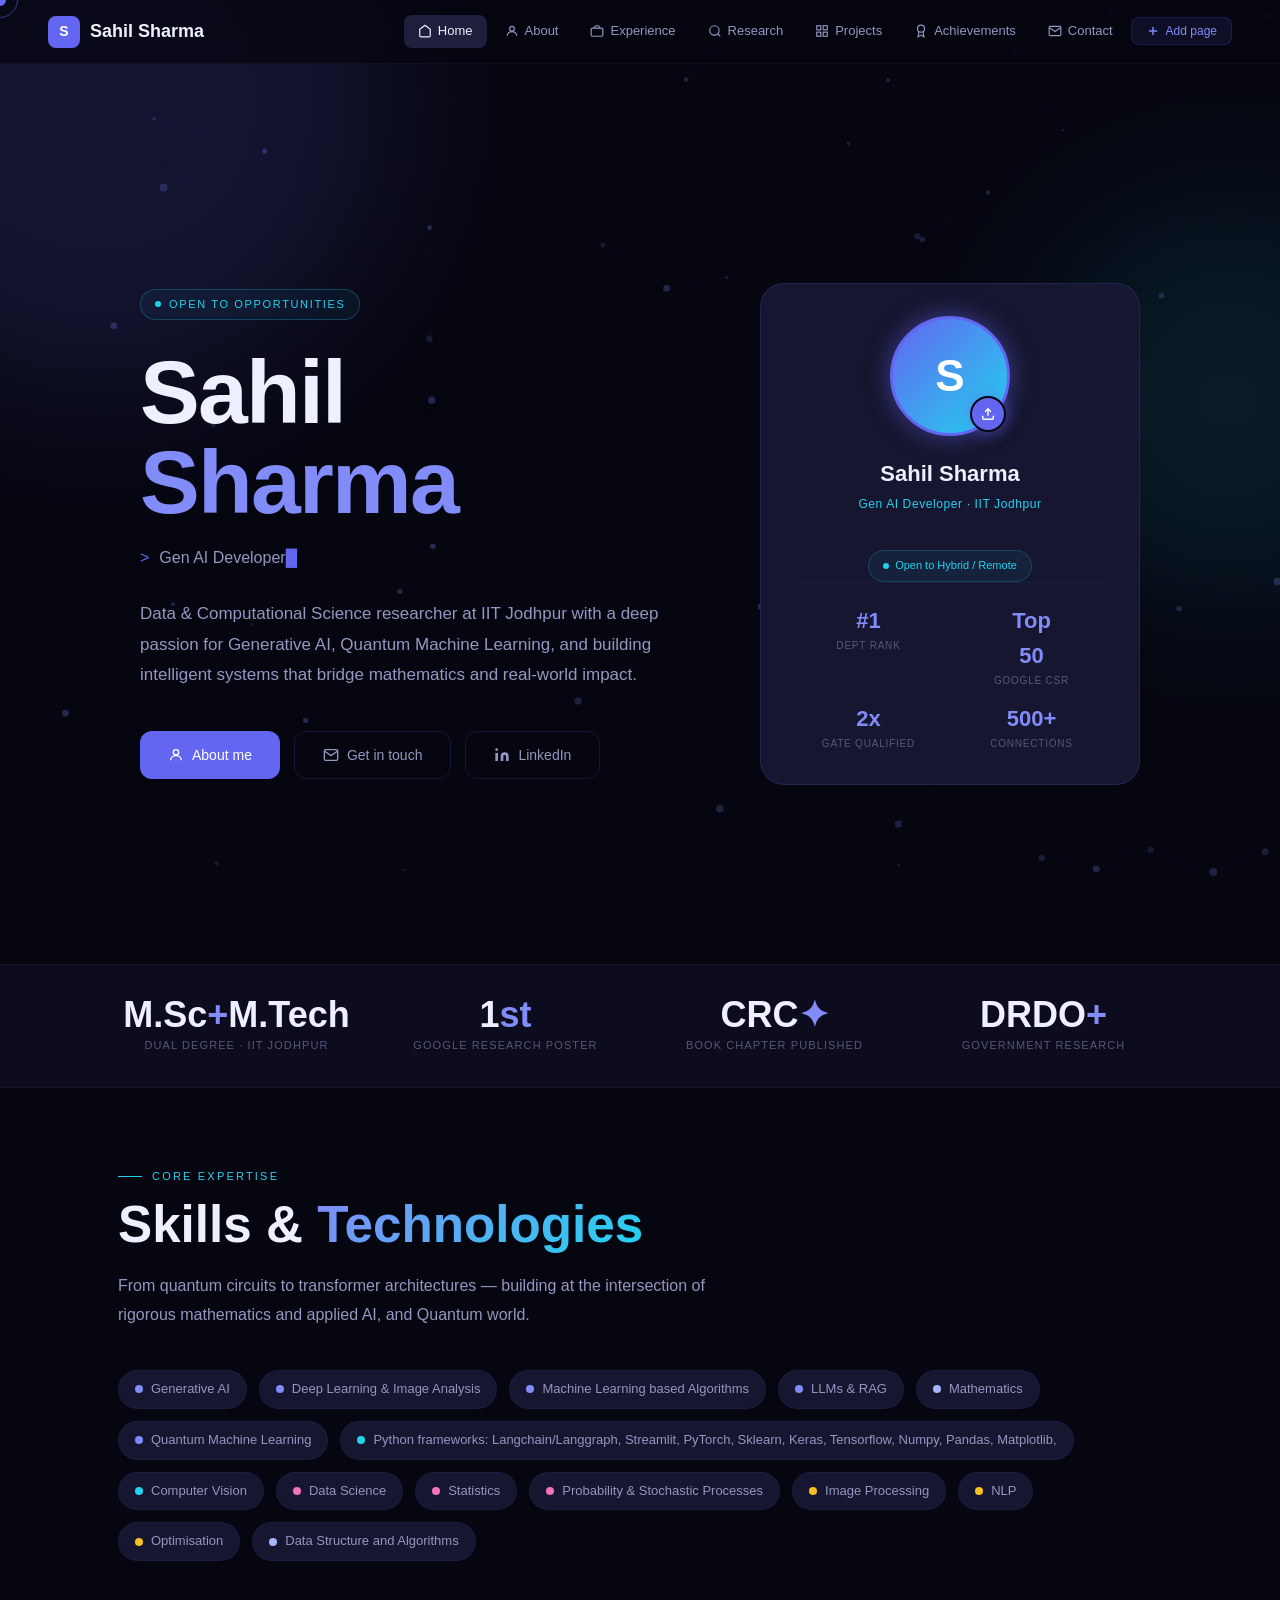
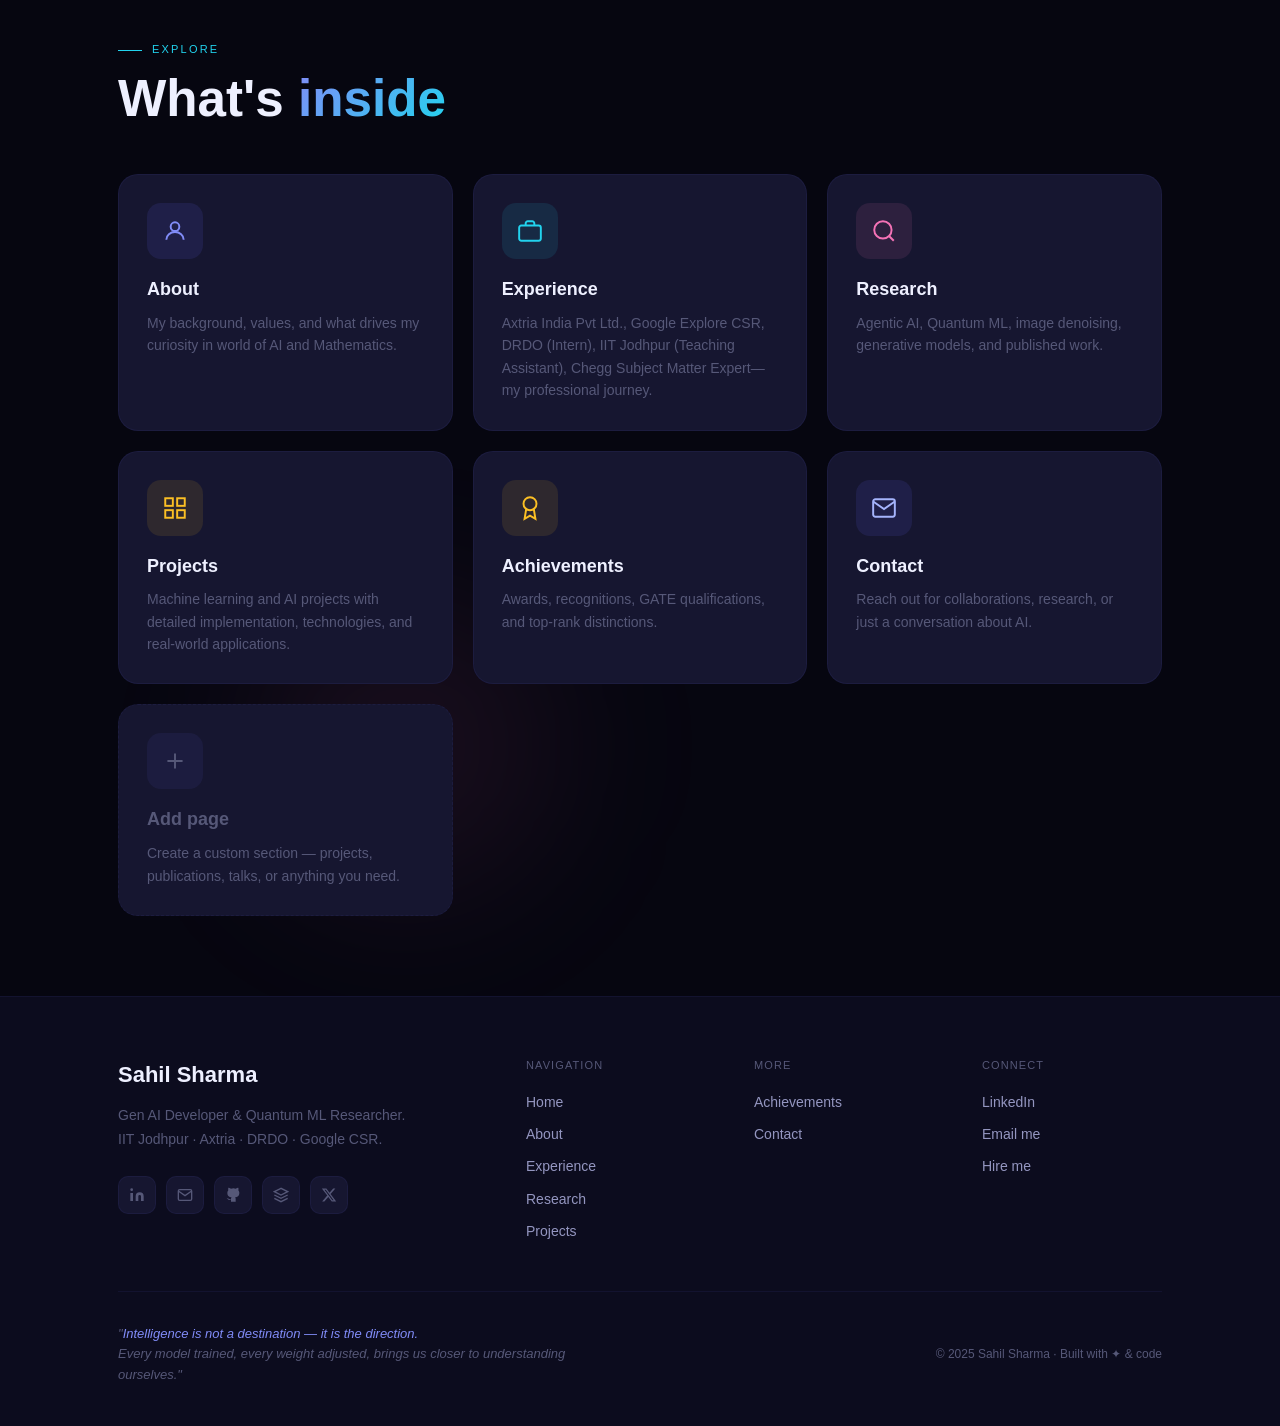
<file: index.html>
<!DOCTYPE html>
<html lang="en">
<head>
<meta charset="UTF-8">
<meta name="viewport" content="width=device-width, initial-scale=1.0">
<title>Sahil Sharma — Gen AI Developer & Researcher</title>
<meta name="description" content="Portfolio of Sahil Sharma — Gen AI Developer at Axtria, IIT Jodhpur researcher in Quantum Machine Learning and Data Science.">
<link rel="stylesheet" href="css/main.css?v=2">
<style>
/* Hero */
.hero {
  min-height: 100vh;
  display: flex; align-items: center;
  padding: 120px 0 80px;
  position: relative; overflow: hidden;
}
.hero-inner {
  display: grid;
  grid-template-columns: 1fr 380px;
  gap: 80px; align-items: center;
}
.hero-eyebrow {
  display: inline-flex; align-items: center; gap: 8px;
  font-family: var(--font-mono); font-size: 11px;
  color: var(--cyan); letter-spacing: 0.15em; text-transform: uppercase;
  border: 1px solid rgba(34,211,238,0.25); border-radius: 100px;
  padding: 6px 14px; margin-bottom: 28px; background: rgba(34,211,238,0.05);
}
.hero-eyebrow .dot {
  width: 6px; height: 6px; border-radius: 50%; background: var(--cyan);
  animation: blink 1.6s infinite;
}
.hero-name {
  font-family: var(--font-display);
  font-size: clamp(56px, 7vw, 92px);
  font-weight: 800; line-height: 1.0; margin-bottom: 16px;
  letter-spacing: -0.02em;
}
.hero-name .line2 { color: var(--accent2); display: block; }
.hero-typing-wrap {
  display: flex; align-items: center; gap: 10px;
  font-family: var(--font-mono); font-size: 16px;
  color: var(--text2); margin-bottom: 28px; min-height: 28px;
}
.hero-typing-wrap::before { content: '> '; color: var(--accent); }
#typing-text::after {
  content: '█'; color: var(--accent); animation: blink 1s step-start infinite;
}
.hero-desc {
  font-size: 17px; color: var(--text2); line-height: 1.8;
  max-width: 540px; margin-bottom: 40px;
}
.hero-actions { display: flex; gap: 14px; flex-wrap: wrap; }

/* Profile Card */
.profile-card {
  background: var(--surface);
  border: 1px solid var(--border);
  border-radius: 24px;
  padding: 32px;
  text-align: center;
  position: relative;
  animation: float 5s ease-in-out infinite;
  transition: all 0.4s cubic-bezier(0.34, 1.56, 0.64, 1);
  overflow: hidden;
}
.profile-card::before {
  content: '';
  position: absolute; inset: -1px;
  border-radius: 25px;
  background: linear-gradient(135deg, rgba(99,102,241,0.4), rgba(34,211,238,0.2), transparent);
  z-index: -1;
  filter: blur(8px);
  opacity: 0.6;
  transition: opacity 0.3s;
}
.profile-card:hover {
  border-color: var(--cyan);
  transform: translateY(-8px);
  box-shadow: 0 20px 40px rgba(99,102,241,0.2), 0 0 40px rgba(34,211,238,0.1);
}
.profile-card:hover::before { opacity: 0.9; }
.pfp-wrap {
  position: relative;
  width: 120px; height: 120px;
  margin: 0 auto 20px;
  cursor: pointer;
  transition: all 0.4s cubic-bezier(0.34, 1.56, 0.64, 1);
}
.pfp-wrap:hover { transform: scale(1.08) rotateZ(3deg); }
.pfp-img {
  width: 120px; height: 120px; border-radius: 50%;
  object-fit: cover; display: none;
  border: 3px solid var(--accent);
  box-shadow: 0 0 24px rgba(99,102,241,0.5), inset 0 0 24px rgba(99,102,241,0.2);
  animation: float 3.5s ease-in-out infinite;
}
.pfp-placeholder {
  width: 120px; height: 120px; border-radius: 50%;
  background: linear-gradient(135deg, var(--accent), var(--cyan));
  display: flex; align-items: center; justify-content: center;
  font-family: var(--font-display);
  font-size: 44px; font-weight: 800; color: #fff;
  border: 3px solid var(--accent);
  box-shadow: 0 0 24px rgba(99,102,241,0.5);
  animation: float 3.5s ease-in-out infinite;
  position: relative;
}
.pfp-placeholder::after {
  content: '';
  position: absolute; inset: -4px;
  border-radius: 50%;
  background: conic-gradient(from 0deg, var(--accent), var(--cyan), var(--accent));
  z-index: -1;
  opacity: 0;
  animation: pulse 2s ease-in-out infinite;
}
.pfp-upload-badge {
  position: absolute; bottom: 4px; right: 4px;
  width: 36px; height: 36px; border-radius: 50%;
  background: var(--accent); border: 2px solid var(--bg);
  display: flex; align-items: center; justify-content: center;
  color: #fff; cursor: pointer;
  transition: all 0.3s cubic-bezier(0.34, 1.56, 0.64, 1);
  box-shadow: 0 0 16px rgba(99,102,241,0.6);
}
.pfp-upload-badge:hover { 
  transform: scale(1.2) rotateZ(-20deg); 
  box-shadow: 0 0 24px rgba(99,102,241,0.9), 0 0 40px rgba(34,211,238,0.4);
}
.pfp-upload-badge svg { width: 14px; height: 14px; }
#pfp-upload { display: none; }
.profile-card-name {
  font-family: var(--font-display);
  font-size: 22px; font-weight: 700; margin-bottom: 4px;
}
.profile-card-role {
  font-family: var(--font-mono); font-size: 12px; color: var(--cyan);
  letter-spacing: 0.05em; margin-bottom: 20px;
}
.profile-mini-stats {
  display: grid; grid-template-columns: 1fr 1fr;
  gap: 12px; padding-top: 20px;
  border-top: 1px solid var(--border2);
}
.mini-stat .val {
  font-family: var(--font-display); font-size: 22px; font-weight: 700;
  color: var(--accent2);
}
.mini-stat .lbl {
  font-family: var(--font-mono); font-size: 10px; color: var(--text3);
  text-transform: uppercase; letter-spacing: 0.08em;
}
.profile-status {
  display: inline-flex; align-items: center; gap: 6px;
  margin-top: 16px; padding: 6px 14px;
  background: rgba(34,211,238,0.06); border: 1px solid rgba(34,211,238,0.2);
  border-radius: 100px; font-family: var(--font-mono); font-size: 11px; color: var(--cyan);
}
.profile-status .dot { width:6px;height:6px;border-radius:50%;background:var(--cyan);animation:blink 1.6s infinite; }

/* Quick Stats Bar */
.stats-bar {
  background: var(--bg2);
  border-top: 1px solid var(--border2);
  border-bottom: 1px solid var(--border2);
  padding: 32px 0;
}
.stats-bar-inner {
  display: grid; grid-template-columns: repeat(4, 1fr); gap: 32px;
  text-align: center;
}
.stat-item .val {
  font-family: var(--font-display); font-size: 36px; font-weight: 800;
  color: var(--text); line-height: 1;
}
.stat-item .val span { color: var(--accent2); }
.stat-item .lbl {
  font-family: var(--font-mono); font-size: 11px; color: var(--text3);
  text-transform: uppercase; letter-spacing: 0.1em; margin-top: 4px;
}

/* Skills Preview */
.skills-scroll {
  display: flex; gap: 12px; flex-wrap: wrap; margin-top: 40px;
}
.skill-chip {
  display: flex; align-items: center; gap: 8px;
  padding: 8px 16px; border-radius: 100px;
  background: var(--surface); border: 1px solid var(--border2);
  font-size: 13px; color: var(--text2);
  transition: all 0.3s cubic-bezier(0.34, 1.56, 0.64, 1); 
  cursor: default;
  white-space: nowrap;
  position: relative;
  overflow: hidden;
}
.skill-chip::before {
  content: '';
  position: absolute; inset: 0;
  background: linear-gradient(90deg, transparent, rgba(34,211,238,0.2), transparent);
  transform: translateX(-100%);
  transition: transform 0.5s ease;
}
.skill-chip:hover::before { transform: translateX(100%); }
.skill-chip:hover { 
  border-color: var(--accent); 
  color: var(--text); 
  transform: translateY(-3px) scale(1.05);
  box-shadow: 0 8px 16px rgba(99,102,241,0.2);
}
.skill-chip .dot { width:8px;height:8px;border-radius:50%;flex-shrink:0; animation: pulse 2s ease-in-out infinite; }

/* Page Teaser Cards */
.pages-grid {
  display: grid;
  grid-template-columns: repeat(auto-fill, minmax(260px, 1fr));
  gap: 20px; margin-top: 48px;
}
.page-card {
  display: block; text-decoration: none;
  background: var(--surface); border: 1px solid var(--border2);
  border-radius: var(--radius-lg); padding: 28px;
  transition: all 0.4s cubic-bezier(0.34, 1.56, 0.64, 1); 
  position: relative; overflow: hidden;
  cursor: pointer;
}
.page-card::before {
  content: '';
  position: absolute; inset: 0;
  background: linear-gradient(135deg, rgba(99,102,241,0.1), transparent);
  opacity: 0;
  transition: opacity 0.3s;
}
.page-card::after {
  content: '→';
  position: absolute; right: 20px; top: 50%;
  transform: translateY(-50%) translateX(8px);
  opacity: 0; color: var(--accent2);
  font-size: 20px; transition: all 0.3s;
  font-weight: bold;
}
.page-card:hover { 
  border-color: var(--accent); 
  transform: translateY(-6px) scale(1.02); 
  box-shadow: 0 16px 32px rgba(99,102,241,0.2);
}
.page-card:hover::before { opacity: 1; }
.page-card:hover::after { opacity: 1; transform: translateY(-50%) translateX(0); }
.page-card-icon {
  width: 56px; height: 56px; border-radius: 14px;
  display: flex; align-items: center; justify-content: center;
  margin-bottom: 16px;
  transition: all 0.3s;
  animation: float 3s ease-in-out infinite;
}
.page-card:hover .page-card-icon { transform: scale(1.1) rotateZ(5deg); }
.page-card-icon svg { width: 26px; height: 26px; }
.page-card-title {
  font-family: var(--font-display); font-size: 18px; font-weight: 700;
  color: var(--text); margin-bottom: 8px;
  transition: color 0.3s;
}
.page-card:hover .page-card-title { color: var(--accent2); }
.page-card-desc { 
  font-size: 14px; color: var(--text3); line-height: 1.6; 
  transition: color 0.3s;
}
.page-card:hover .page-card-desc { color: var(--text2); }

@media(max-width:900px){
  .hero-inner { grid-template-columns:1fr; }
  .profile-card { max-width:320px; margin:0 auto; }
  .stats-bar-inner { grid-template-columns:repeat(2,1fr); }
}
</style>
</head>
<body>
<script src="js/components.js"></script>
<script>
  document.write(getNavHTML(''));
  document.write(getAddPageModalHTML());
</script>

<div class="page-content">
  <!-- ORBs -->
  <div class="orb orb-accent" style="width:600px;height:600px;top:-200px;left:-200px;"></div>
  <div class="orb orb-cyan"   style="width:400px;height:400px;top:200px;right:-150px;"></div>
  <div class="orb orb-pink"   style="width:300px;height:300px;bottom:100px;left:20%;"></div>

  <!-- HERO -->
  <section class="hero">
    <div class="container">
      <div class="hero-inner">
        <div>
          <div class="hero-eyebrow anim-fade-up">
            <span class="dot"></span>
            Open to opportunities
          </div>
          <h1 class="hero-name anim-fade-up-2">
            Sahil
            <span class="line2">Sharma</span>
          </h1>
          <div class="hero-typing-wrap anim-fade-up-3">
            <span id="typing-text"></span>
          </div>
          <p class="hero-desc anim-fade-up-3">
            Data &amp; Computational Science researcher at IIT Jodhpur with a deep passion for
            Generative AI, Quantum Machine Learning, and building intelligent systems
            that bridge mathematics and real-world impact.
          </p>
          <div class="hero-actions anim-fade-up-4">
            <a href="pages/about.html" class="btn btn-primary">
              <svg viewBox="0 0 24 24" fill="none" stroke="currentColor" stroke-width="2"><circle cx="12" cy="8" r="4"/><path d="M4 20c0-4 3.6-7 8-7s8 3 8 7"/></svg>
              About me
            </a>
            <a href="pages/contact.html" class="btn btn-ghost">
              <svg viewBox="0 0 24 24" fill="none" stroke="currentColor" stroke-width="2"><path d="M4 4h16c1.1 0 2 .9 2 2v12c0 1.1-.9 2-2 2H4c-1.1 0-2-.9-2-2V6c0-1.1.9-2 2-2z"/><polyline points="22,6 12,13 2,6"/></svg>
              Get in touch
            </a>
            <a href="https://www.linkedin.com/in/sahil-sharma-2251b715b/" target="_blank" class="btn btn-ghost">
              <svg viewBox="0 0 24 24" fill="currentColor" width="16" height="16"><path d="M16 8a6 6 0 0 1 6 6v7h-4v-7a2 2 0 0 0-4 0v7h-4v-7a6 6 0 0 1 6-6zM2 9h4v12H2z"/><circle cx="4" cy="4" r="2"/></svg>
              LinkedIn
            </a>
          </div>
        </div>

        <!-- Profile Card -->
        <div class="anim-fade-up-4">
          <div class="profile-card">
            <div class="pfp-wrap" onclick="document.getElementById('pfp-upload').click()" data-tooltip="Click to update photo">
              <img class="pfp-img" id="pfp-preview" alt="Sahil Sharma">
              <div class="pfp-placeholder" id="pfp-placeholder">S</div>
              <div class="pfp-upload-badge">
                <svg viewBox="0 0 24 24" fill="none" stroke="currentColor" stroke-width="2.5"><path d="M21 15v4a2 2 0 0 1-2 2H5a2 2 0 0 1-2-2v-4"/><polyline points="17 8 12 3 7 8"/><line x1="12" y1="3" x2="12" y2="15"/></svg>
              </div>
            </div>
            <input type="file" id="pfp-upload" accept="image/*">
            <div class="profile-card-name">Sahil Sharma</div>
            <div class="profile-card-role">Gen AI Developer · IIT Jodhpur</div>
            <div class="profile-status"><span class="dot"></span> Open to Hybrid / Remote</div>
            <div class="profile-mini-stats">
              <div class="mini-stat"><div class="val">#1</div><div class="lbl">Dept Rank</div></div>
              <div class="mini-stat"><div class="val">Top<br>50</div><div class="lbl">Google CSR</div></div>
              <div class="mini-stat"><div class="val">2x</div><div class="lbl">GATE Qualified</div></div>
              <div class="mini-stat"><div class="val">500+</div><div class="lbl">Connections</div></div>
            </div>
          </div>
        </div>
      </div>
    </div>
  </section>

  <!-- STATS BAR -->
  <div class="stats-bar">
    <div class="container">
      <div class="stats-bar-inner">
        <div class="stat-item" data-reveal data-delay="0s">
          <div class="val">M.Sc<span>+</span>M.Tech</div>
          <div class="lbl">Dual Degree · IIT Jodhpur</div>
        </div>
        <div class="stat-item" data-reveal data-delay="0.1s">
          <div class="val">1<span>st</span></div>
          <div class="lbl">Google Research Poster</div>
        </div>
        <div class="stat-item" data-reveal data-delay="0.2s">
          <div class="val">CRC<span>✦</span></div>
          <div class="lbl">Book Chapter Published</div>
        </div>
        <div class="stat-item" data-reveal data-delay="0.3s">
          <div class="val">DRDO<span>+</span></div>
          <div class="lbl">Government Research</div>
        </div>
      </div>
    </div>
  </div>

  <!-- SKILLS -->
  <section class="section">
    <div class="container">
      <div class="section-eyebrow" data-reveal>Core Expertise</div>
      <h2 class="section-title" data-reveal>Skills &amp; <span class="highlight">Technologies</span></h2>
      <p class="section-sub" data-reveal data-delay="0.1s">
        From quantum circuits to transformer architectures — building at the intersection of rigorous mathematics and applied AI, and Quantum world.
      </p>
      <div class="skills-scroll" data-reveal data-delay="0.2s">
        <div class="skill-chip"><span class="dot" style="background:#818cf8"></span>Generative AI</div>
        <div class="skill-chip"><span class="dot" style="background:#818cf8"></span>Deep Learning & Image Analysis</div>
        <div class="skill-chip"><span class="dot" style="background:#818cf8"></span>Machine Learning based Algorithms</div>
        <div class="skill-chip"><span class="dot" style="background:#818cf8"></span>LLMs &amp; RAG</div>
        <div class="skill-chip"><span class="dot" style="background:#a5b4fc"></span>Mathematics</div>
        <div class="skill-chip"><span class="dot" style="background:#818cf8"></span>Quantum Machine Learning</div>
        <div class="skill-chip"><span class="dot" style="background:#22d3ee"></span>Python frameworks: Langchain/Langgraph, Streamlit, PyTorch, Sklearn, Keras, Tensorflow, Numpy, Pandas, Matplotlib,  </div>
        <div class="skill-chip"><span class="dot" style="background:#22d3ee"></span>Computer Vision</div>
        <div class="skill-chip"><span class="dot" style="background:#f472b6"></span>Data Science</div>
        <div class="skill-chip"><span class="dot" style="background:#f472b6"></span>Statistics</div>
        <div class="skill-chip"><span class="dot" style="background:#f472b6"></span>Probability & Stochastic Processes</div>
        <div class="skill-chip"><span class="dot" style="background:#fbbf24"></span>Image Processing</div>
        <div class="skill-chip"><span class="dot" style="background:#fbbf24"></span>NLP</div>
        <div class="skill-chip"><span class="dot" style="background:#fbbf24"></span>Optimisation</div>
        <div class="skill-chip"><span class="dot" style="background:#a5b4fc"></span>Data Structure and Algorithms</div>
      </div>
    </div>
  </section>

  <!-- PAGES OVERVIEW -->
  <section class="section" style="padding-top:0;">
    <div class="container">
      <div class="section-eyebrow" data-reveal>Explore</div>
      <h2 class="section-title" data-reveal>What's <span class="highlight">inside</span></h2>
      <div class="pages-grid">
        <a href="pages/about.html" class="page-card" data-reveal>
          <div class="page-card-icon" style="background:rgba(99,102,241,0.12);">
            <svg viewBox="0 0 24 24" fill="none" stroke="#818cf8" stroke-width="1.8"><circle cx="12" cy="8" r="4"/><path d="M4 20c0-4 3.6-7 8-7s8 3 8 7"/></svg>
          </div>
          <div class="page-card-title">About</div>
          <div class="page-card-desc">My background, values, and what drives my curiosity in world of AI and Mathematics.</div>
        </a>
        <a href="pages/experience.html" class="page-card" data-reveal data-delay="0.05s">
          <div class="page-card-icon" style="background:rgba(34,211,238,0.1);">
            <svg viewBox="0 0 24 24" fill="none" stroke="#22d3ee" stroke-width="1.8"><rect x="2" y="7" width="20" height="14" rx="2"/><path d="M16 7V5a2 2 0 0 0-2-2h-4a2 2 0 0 0-2 2v2"/></svg>
          </div>
          <div class="page-card-title">Experience</div>
          <div class="page-card-desc">Axtria India Pvt Ltd., Google Explore CSR, DRDO (Intern), IIT Jodhpur (Teaching Assistant), Chegg Subject Matter Expert— my professional journey.</div>
        </a>
        <a href="pages/research.html" class="page-card" data-reveal data-delay="0.1s">
          <div class="page-card-icon" style="background:rgba(244,114,182,0.1);">
            <svg viewBox="0 0 24 24" fill="none" stroke="#f472b6" stroke-width="1.8"><circle cx="11" cy="11" r="8"/><path d="m21 21-4.35-4.35"/></svg>
          </div>
          <div class="page-card-title">Research</div>
          <div class="page-card-desc">Agentic AI, Quantum ML, image denoising, generative models, and published work.</div>
        </a>
        <a href="pages/projects.html" class="page-card" data-reveal data-delay="0.15s">
          <div class="page-card-icon" style="background:rgba(251,191,36,0.1);">
            <svg viewBox="0 0 24 24" fill="none" stroke="#fbbf24" stroke-width="1.8"><rect x="3" y="3" width="7" height="7"/><rect x="14" y="3" width="7" height="7"/><rect x="14" y="14" width="7" height="7"/><rect x="3" y="14" width="7" height="7"/></svg>
          </div>
          <div class="page-card-title">Projects</div>
          <div class="page-card-desc">Machine learning and AI projects with detailed implementation, technologies, and real-world applications.</div>
        </a>
        <a href="pages/achievements.html" class="page-card" data-reveal data-delay="0.2s">
          <div class="page-card-icon" style="background:rgba(251,191,36,0.1);">
            <svg viewBox="0 0 24 24" fill="none" stroke="#fbbf24" stroke-width="1.8"><circle cx="12" cy="8" r="6"/><path d="M15.477 12.89L17 22l-5-3-5 3 1.523-9.11"/></svg>
          </div>
          <div class="page-card-title">Achievements</div>
          <div class="page-card-desc">Awards, recognitions, GATE qualifications, and top-rank distinctions.</div>
        </a>
        <a href="pages/contact.html" class="page-card" data-reveal data-delay="0.25s">
          <div class="page-card-icon" style="background:rgba(99,102,241,0.12);">
            <svg viewBox="0 0 24 24" fill="none" stroke="#a5b4fc" stroke-width="1.8"><path d="M4 4h16c1.1 0 2 .9 2 2v12c0 1.1-.9 2-2 2H4c-1.1 0-2-.9-2-2V6c0-1.1.9-2 2-2z"/><polyline points="22,6 12,13 2,6"/></svg>
          </div>
          <div class="page-card-title">Contact</div>
          <div class="page-card-desc">Reach out for collaborations, research, or just a conversation about AI.</div>
        </a>
        <div class="page-card" id="add-page-trigger" style="cursor:pointer;border-style:dashed;" data-reveal data-delay="0.3s" onclick="document.getElementById('add-page-btn').click()">
          <div class="page-card-icon" style="background:rgba(99,102,241,0.08);">
            <svg viewBox="0 0 24 24" fill="none" stroke="#565878" stroke-width="1.8"><line x1="12" y1="5" x2="12" y2="19"/><line x1="5" y1="12" x2="19" y2="12"/></svg>
          </div>
          <div class="page-card-title" style="color:var(--text3);">Add page</div>
          <div class="page-card-desc">Create a custom section — projects, publications, talks, or anything you need.</div>
        </div>
      </div>
    </div>
  </section>
</div>

<script>document.write(getFooterHTML(''));</script>
<script src="js/main.js"></script>
</body>
</html>
</file>
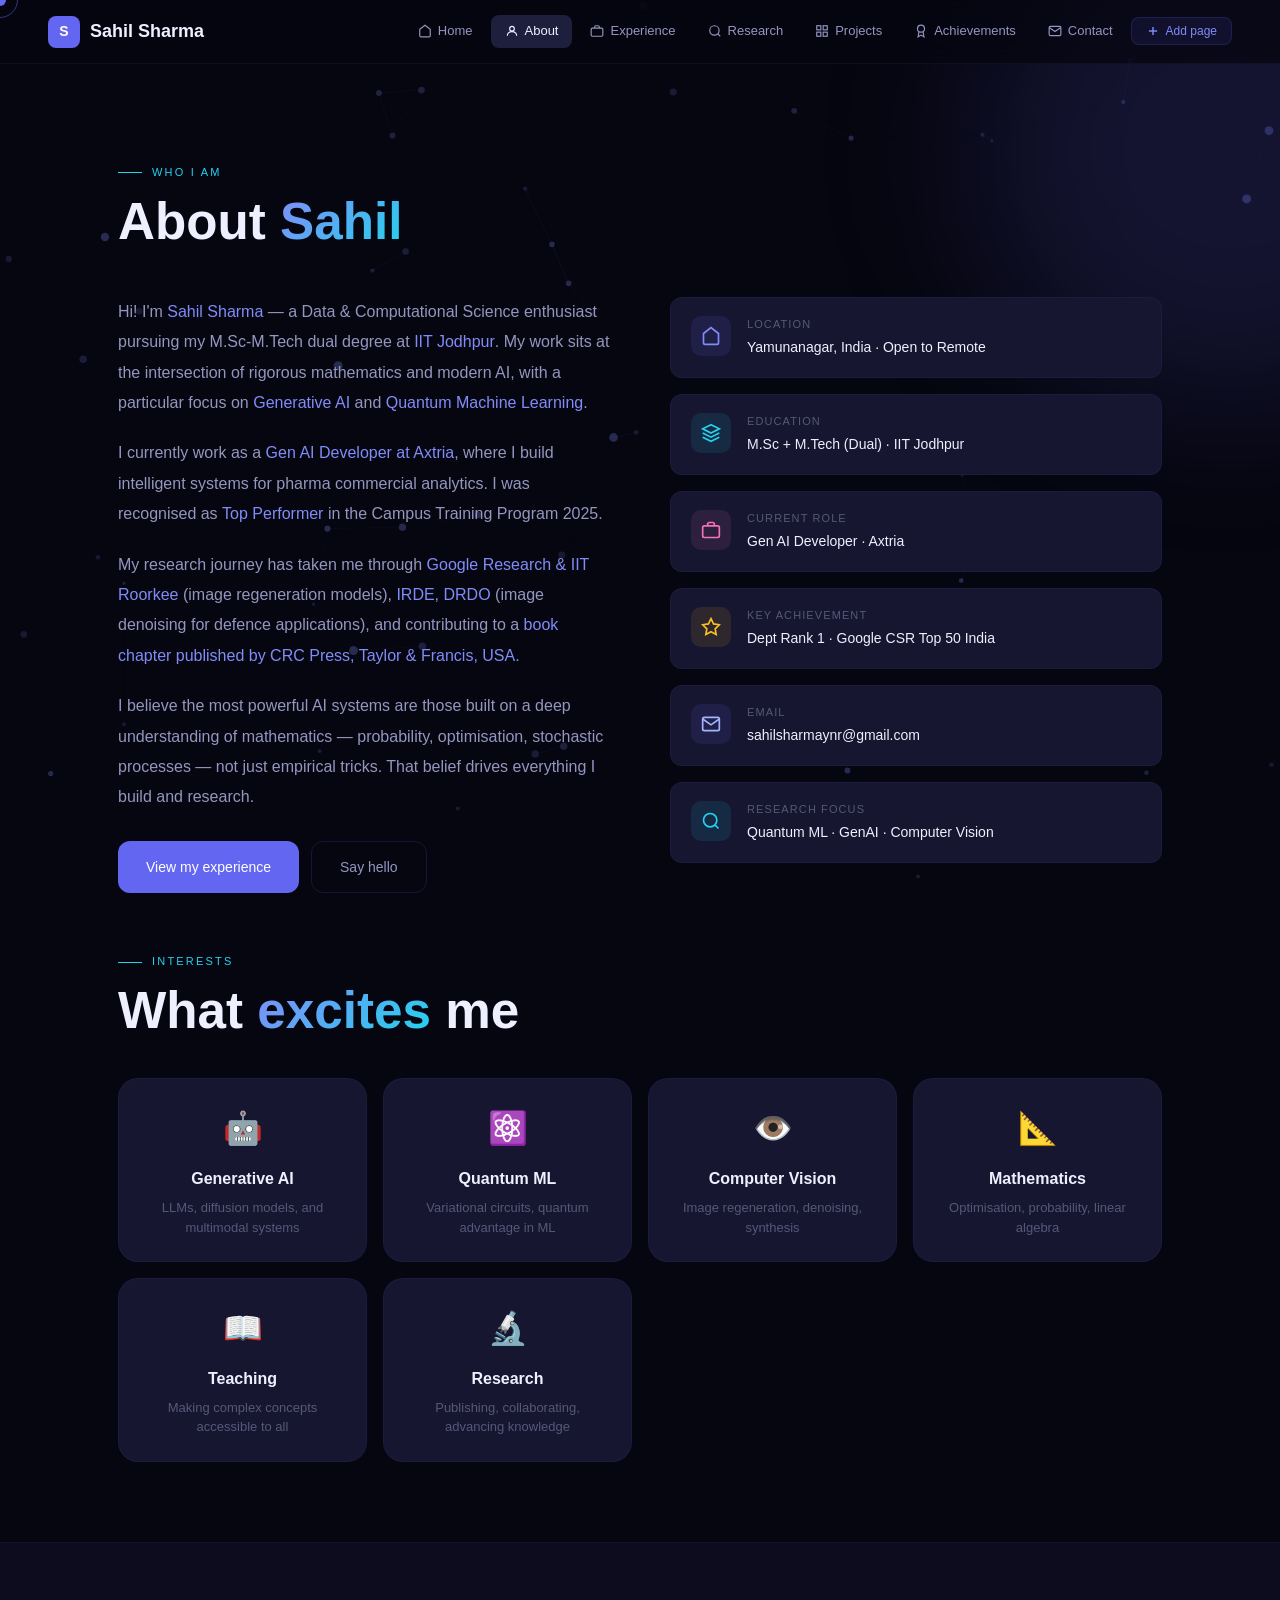
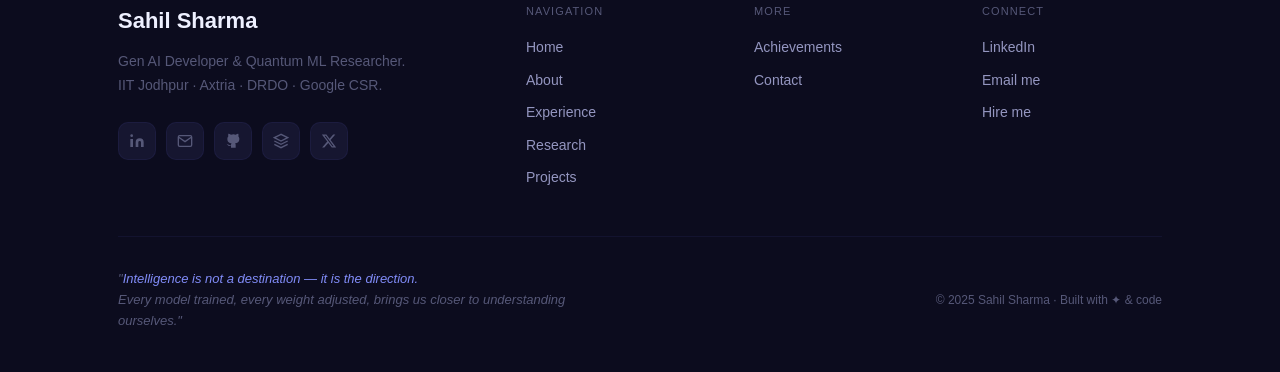
<file: pages/about.html>
<!DOCTYPE html>
<html lang="en">
<head>
<meta charset="UTF-8"><meta name="viewport" content="width=device-width, initial-scale=1.0">
<title>About — Sahil Sharma</title>
<link rel="stylesheet" href="../css/main.css?v=2">
<style>
.about-hero { padding: 100px 0 60px; }
.about-grid { display: grid; grid-template-columns: 1fr 1fr; gap: 60px; align-items: start; margin-top: 48px; }
.about-bio { font-size: 16px; color: var(--text2); line-height: 1.9; }
.about-bio p { margin-bottom: 20px; }
.about-bio strong { color: var(--accent2); font-weight: 500; }
.about-facts { display: flex; flex-direction: column; gap: 16px; }
.fact-row {
  display: flex; align-items: flex-start; gap: 16px;
  background: var(--surface); border: 1px solid var(--border2);
  border-radius: var(--radius); padding: 18px 20px;
  transition: border-color 0.2s;
}
.fact-row:hover { border-color: var(--border); }
.fact-icon {
  width: 40px; height: 40px; border-radius: 10px; flex-shrink: 0;
  display: flex; align-items: center; justify-content: center;
}
.fact-icon svg { width: 20px; height: 20px; }
.fact-key { font-family: var(--font-mono); font-size: 11px; color: var(--text3); text-transform: uppercase; letter-spacing: 0.1em; margin-bottom: 3px; }
.fact-val { font-size: 14px; color: var(--text); font-weight: 500; }
.interest-grid { display: grid; grid-template-columns: repeat(auto-fill, minmax(200px, 1fr)); gap: 16px; margin-top: 40px; }
.interest-card {
  background: var(--surface); border: 1px solid var(--border2);
  border-radius: var(--radius-lg); padding: 24px;
  transition: all 0.3s; text-align: center;
}
.interest-card:hover { border-color: var(--accent); transform: translateY(-3px); }
.interest-icon { font-size: 32px; margin-bottom: 12px; display: block; }
.interest-name { font-family: var(--font-display); font-size: 16px; font-weight: 600; color: var(--text); margin-bottom: 6px; }
.interest-desc { font-size: 13px; color: var(--text3); line-height: 1.5; }
@media(max-width:768px){ .about-grid { grid-template-columns:1fr; } }
</style>
</head>
<body>
<script src="../js/components.js"></script>
<script>document.write(getNavHTML('../')); document.write(getAddPageModalHTML());</script>
<div class="page-content">
<div class="orb orb-accent" style="width:500px;height:500px;top:-100px;right:-200px;"></div>

<section class="about-hero">
  <div class="container">
    <div class="section-eyebrow" data-reveal>Who I am</div>
    <h1 class="section-title" data-reveal>About <span class="highlight">Sahil</span></h1>
    <div class="about-grid">
      <div class="about-bio" data-reveal>
        <p>Hi! I'm <strong>Sahil Sharma</strong> — a Data &amp; Computational Science enthusiast pursuing my M.Sc-M.Tech dual degree at <strong>IIT Jodhpur</strong>. My work sits at the intersection of rigorous mathematics and modern AI, with a particular focus on <strong>Generative AI</strong> and <strong>Quantum Machine Learning</strong>.</p>
        <p>I currently work as a <strong>Gen AI Developer at Axtria</strong>, where I build intelligent systems for pharma commercial analytics. I was recognised as <strong>Top Performer</strong> in the Campus Training Program 2025.</p>
        <p>My research journey has taken me through <strong>Google Research &amp; IIT Roorkee</strong> (image regeneration models), <strong>IRDE, DRDO</strong> (image denoising for defence applications), and contributing to a <strong>book chapter published by CRC Press, Taylor &amp; Francis, USA</strong>.</p>
        <p>I believe the most powerful AI systems are those built on a deep understanding of mathematics — probability, optimisation, stochastic processes — not just empirical tricks. That belief drives everything I build and research.</p>
        <div style="display:flex;gap:12px;flex-wrap:wrap;margin-top:28px;">
          <a href="experience.html" class="btn btn-primary">View my experience</a>
          <a href="contact.html" class="btn btn-ghost">Say hello</a>
        </div>
      </div>
      <div class="about-facts" data-reveal data-delay="0.15s">
        <div class="fact-row">
          <div class="fact-icon" style="background:rgba(99,102,241,0.12);">
            <svg viewBox="0 0 24 24" fill="none" stroke="#818cf8" stroke-width="2"><path d="M3 9l9-7 9 7v11a2 2 0 0 1-2 2H5a2 2 0 0 1-2-2z"/></svg>
          </div>
          <div><div class="fact-key">Location</div><div class="fact-val">Yamunanagar, India · Open to Remote</div></div>
        </div>
        <div class="fact-row">
          <div class="fact-icon" style="background:rgba(34,211,238,0.1);">
            <svg viewBox="0 0 24 24" fill="none" stroke="#22d3ee" stroke-width="2"><path d="M12 2L2 7l10 5 10-5-10-5z"/><path d="M2 17l10 5 10-5M2 12l10 5 10-5"/></svg>
          </div>
          <div><div class="fact-key">Education</div><div class="fact-val">M.Sc + M.Tech (Dual) · IIT Jodhpur</div></div>
        </div>
        <div class="fact-row">
          <div class="fact-icon" style="background:rgba(244,114,182,0.1);">
            <svg viewBox="0 0 24 24" fill="none" stroke="#f472b6" stroke-width="2"><rect x="2" y="7" width="20" height="14" rx="2"/><path d="M16 7V5a2 2 0 0 0-2-2h-4a2 2 0 0 0-2 2v2"/></svg>
          </div>
          <div><div class="fact-key">Current Role</div><div class="fact-val">Gen AI Developer · Axtria</div></div>
        </div>
        <div class="fact-row">
          <div class="fact-icon" style="background:rgba(251,191,36,0.1);">
            <svg viewBox="0 0 24 24" fill="none" stroke="#fbbf24" stroke-width="2"><polygon points="12 2 15.09 8.26 22 9.27 17 14.14 18.18 21.02 12 17.77 5.82 21.02 7 14.14 2 9.27 8.91 8.26 12 2"/></svg>
          </div>
          <div><div class="fact-key">Key Achievement</div><div class="fact-val">Dept Rank 1 · Google CSR Top 50 India</div></div>
        </div>
        <div class="fact-row">
          <div class="fact-icon" style="background:rgba(99,102,241,0.12);">
            <svg viewBox="0 0 24 24" fill="none" stroke="#a5b4fc" stroke-width="2"><path d="M4 4h16c1.1 0 2 .9 2 2v12c0 1.1-.9 2-2 2H4c-1.1 0-2-.9-2-2V6c0-1.1.9-2 2-2z"/><polyline points="22,6 12,13 2,6"/></svg>
          </div>
          <div><div class="fact-key">Email</div><div class="fact-val">sahilsharmaynr@gmail.com</div></div>
        </div>
        <div class="fact-row">
          <div class="fact-icon" style="background:rgba(34,211,238,0.1);">
            <svg viewBox="0 0 24 24" fill="none" stroke="#22d3ee" stroke-width="2"><circle cx="11" cy="11" r="8"/><path d="m21 21-4.35-4.35"/></svg>
          </div>
          <div><div class="fact-key">Research Focus</div><div class="fact-val">Quantum ML · GenAI · Computer Vision</div></div>
        </div>
      </div>
    </div>
  </div>
</section>

<section class="section" style="padding-top:0;">
  <div class="container">
    <div class="section-eyebrow" data-reveal>Interests</div>
    <h2 class="section-title" data-reveal>What <span class="highlight">excites</span> me</h2>
    <div class="interest-grid">
      <div class="interest-card" data-reveal><span class="interest-icon">🤖</span><div class="interest-name">Generative AI</div><div class="interest-desc">LLMs, diffusion models, and multimodal systems</div></div>
      <div class="interest-card" data-reveal data-delay="0.05s"><span class="interest-icon">⚛️</span><div class="interest-name">Quantum ML</div><div class="interest-desc">Variational circuits, quantum advantage in ML</div></div>
      <div class="interest-card" data-reveal data-delay="0.1s"><span class="interest-icon">👁️</span><div class="interest-name">Computer Vision</div><div class="interest-desc">Image regeneration, denoising, synthesis</div></div>
      <div class="interest-card" data-reveal data-delay="0.15s"><span class="interest-icon">📐</span><div class="interest-name">Mathematics</div><div class="interest-desc">Optimisation, probability, linear algebra</div></div>
      <div class="interest-card" data-reveal data-delay="0.2s"><span class="interest-icon">📖</span><div class="interest-name">Teaching</div><div class="interest-desc">Making complex concepts accessible to all</div></div>
      <div class="interest-card" data-reveal data-delay="0.25s"><span class="interest-icon">🔬</span><div class="interest-name">Research</div><div class="interest-desc">Publishing, collaborating, advancing knowledge</div></div>
    </div>
  </div>
</section>
</div>
<script>document.write(getFooterHTML('../'));</script>
<script src="../js/main.js"></script>
</body>
</html>
</file>
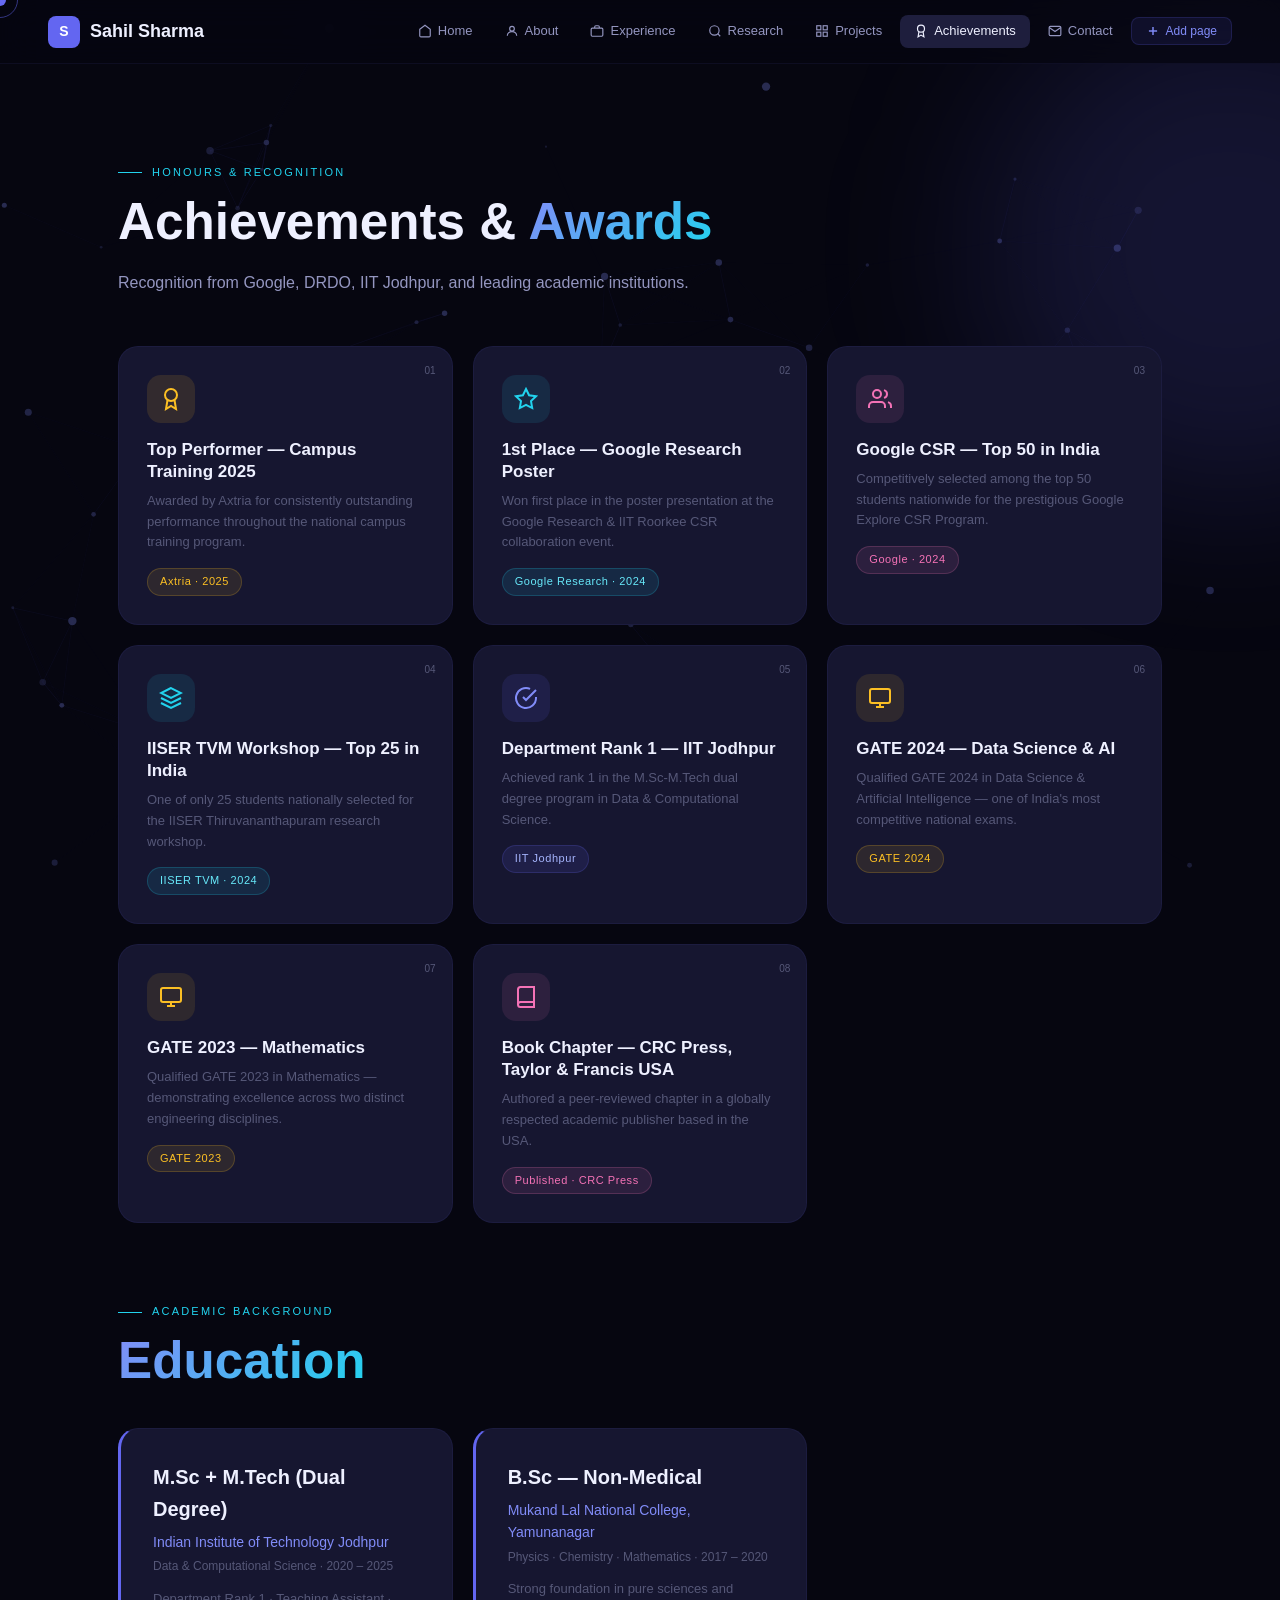
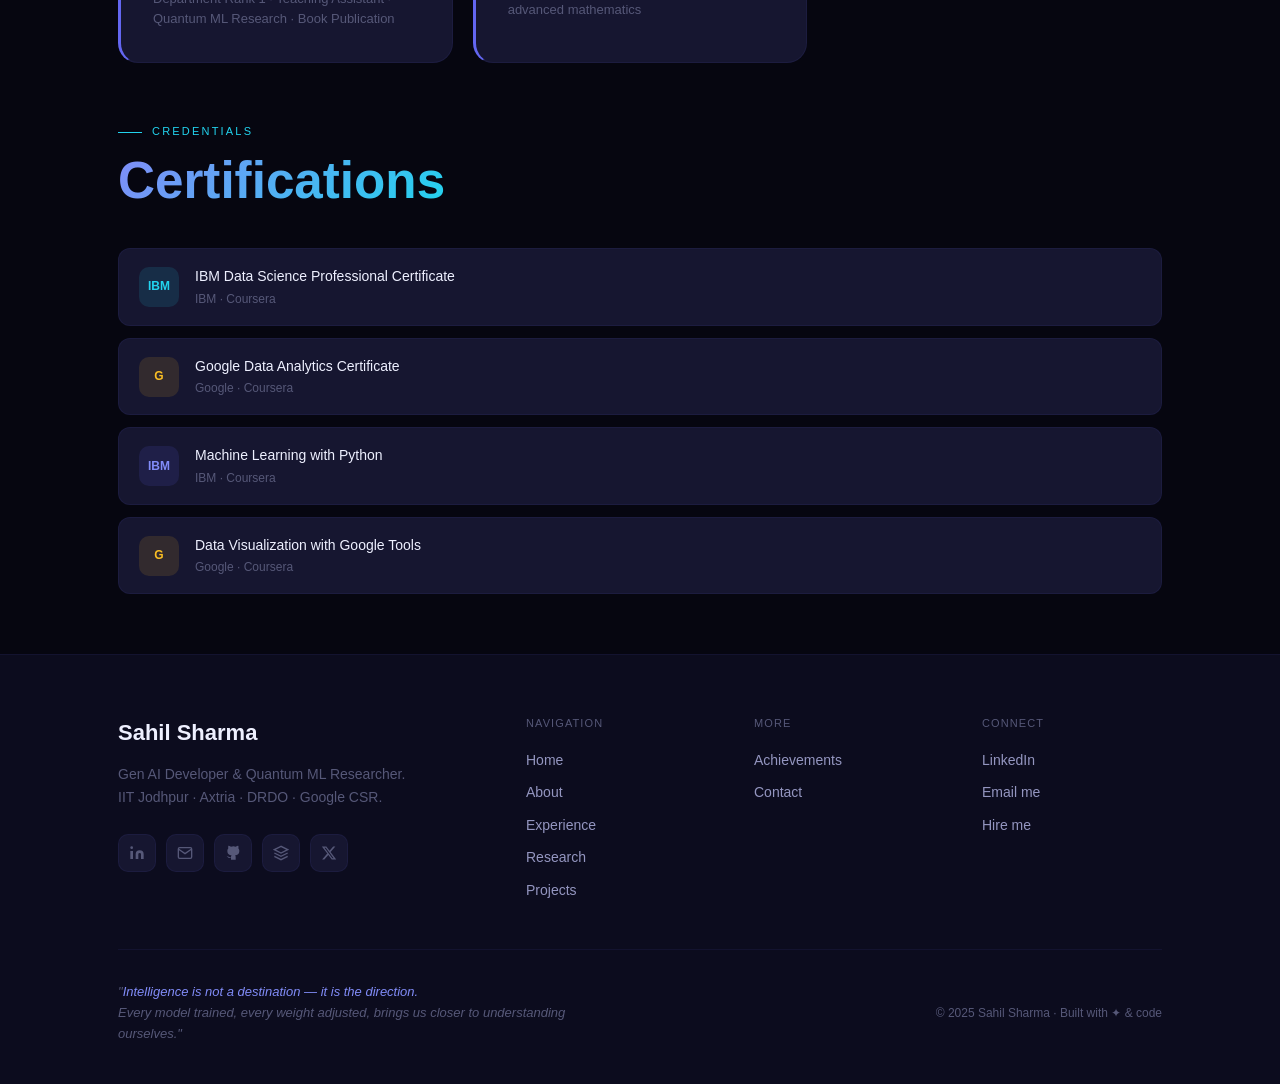
<file: pages/achievements.html>
<!DOCTYPE html>
<html lang="en">
<head>
<meta charset="UTF-8"><meta name="viewport" content="width=device-width, initial-scale=1.0">
<title>Achievements — Sahil Sharma</title>
<link rel="stylesheet" href="../css/main.css?v=2">
<style>
.ach-hero { padding: 100px 0 60px; }
.ach-grid { display: grid; grid-template-columns: repeat(auto-fill, minmax(300px, 1fr)); gap: 20px; margin-top: 48px; }
.ach-card {
  background: var(--surface); border: 1px solid var(--border2);
  border-radius: var(--radius-lg); padding: 28px; transition: all 0.3s;
  position: relative; overflow: hidden;
}
.ach-card:hover { border-color: var(--border); transform: translateY(-4px); }
.ach-rank {
  position: absolute; top: 16px; right: 16px;
  font-family: var(--font-mono); font-size: 10px; color: var(--text3);
}
.ach-icon {
  width: 48px; height: 48px; border-radius: 14px; margin-bottom: 16px;
  display: flex; align-items: center; justify-content: center;
}
.ach-icon svg { width: 24px; height: 24px; }
.ach-title { font-family: var(--font-display); font-size: 17px; font-weight: 700; color: var(--text); margin-bottom: 8px; line-height: 1.3; }
.ach-desc { font-size: 13px; color: var(--text3); line-height: 1.6; margin-bottom: 14px; }
.edu-section { margin-top: 80px; }
.edu-grid { display: grid; grid-template-columns: repeat(auto-fill, minmax(320px, 1fr)); gap: 20px; margin-top: 40px; }
.edu-card {
  background: var(--surface); border: 1px solid var(--border2); border-radius: var(--radius-lg); padding: 32px; transition: all 0.3s;
  border-left: 3px solid var(--accent);
}
.edu-card:hover { border-color: var(--accent); }
.edu-degree { font-family: var(--font-display); font-size: 20px; font-weight: 700; color: var(--text); margin-bottom: 6px; }
.edu-inst { font-size: 14px; color: var(--accent2); font-weight: 500; margin-bottom: 4px; }
.edu-year { font-family: var(--font-mono); font-size: 12px; color: var(--text3); margin-bottom: 12px; }
.edu-note { font-size: 13px; color: var(--text3); line-height: 1.6; }
.cert-list { display: flex; flex-direction: column; gap: 12px; margin-top: 40px; }
.cert-item {
  display: flex; align-items: center; gap: 16px;
  background: var(--surface); border: 1px solid var(--border2); border-radius: var(--radius);
  padding: 16px 20px; transition: border-color 0.2s;
}
.cert-item:hover { border-color: var(--border); }
.cert-badge {
  width: 40px; height: 40px; border-radius: 10px; flex-shrink: 0;
  display: flex; align-items: center; justify-content: center;
  font-family: var(--font-mono); font-size: 12px; font-weight: 700;
}
.cert-name { font-size: 14px; color: var(--text); font-weight: 500; }
.cert-issuer { font-size: 12px; color: var(--text3); margin-top: 2px; }
</style>
</head>
<body>
<script src="../js/components.js"></script>
<script>document.write(getNavHTML('../')); document.write(getAddPageModalHTML());</script>
<div class="page-content">
<div class="orb orb-accent" style="width:500px;height:500px;top:0;right:-200px;"></div>

<section class="ach-hero">
  <div class="container">
    <div class="section-eyebrow" data-reveal>Honours &amp; Recognition</div>
    <h1 class="section-title" data-reveal>Achievements &amp; <span class="highlight">Awards</span></h1>
    <p class="section-sub" data-reveal data-delay="0.1s">
      Recognition from Google, DRDO, IIT Jodhpur, and leading academic institutions.
    </p>
    <div class="ach-grid">
      <div class="ach-card" data-reveal>
        <div class="ach-rank">01</div>
        <div class="ach-icon" style="background:rgba(251,191,36,0.12);">
          <svg viewBox="0 0 24 24" fill="none" stroke="#fbbf24" stroke-width="2"><circle cx="12" cy="8" r="6"/><path d="M15.477 12.89L17 22l-5-3-5 3 1.523-9.11"/></svg>
        </div>
        <div class="ach-title">Top Performer — Campus Training 2025</div>
        <div class="ach-desc">Awarded by Axtria for consistently outstanding performance throughout the national campus training program.</div>
        <span class="tag tag-gold">Axtria · 2025</span>
      </div>
      <div class="ach-card" data-reveal data-delay="0.05s">
        <div class="ach-rank">02</div>
        <div class="ach-icon" style="background:rgba(34,211,238,0.1);">
          <svg viewBox="0 0 24 24" fill="none" stroke="#22d3ee" stroke-width="2"><polygon points="12 2 15.09 8.26 22 9.27 17 14.14 18.18 21.02 12 17.77 5.82 21.02 7 14.14 2 9.27 8.91 8.26 12 2"/></svg>
        </div>
        <div class="ach-title">1st Place — Google Research Poster</div>
        <div class="ach-desc">Won first place in the poster presentation at the Google Research &amp; IIT Roorkee CSR collaboration event.</div>
        <span class="tag tag-cyan">Google Research · 2024</span>
      </div>
      <div class="ach-card" data-reveal data-delay="0.1s">
        <div class="ach-rank">03</div>
        <div class="ach-icon" style="background:rgba(244,114,182,0.1);">
          <svg viewBox="0 0 24 24" fill="none" stroke="#f472b6" stroke-width="2"><path d="M17 21v-2a4 4 0 0 0-4-4H5a4 4 0 0 0-4 4v2"/><circle cx="9" cy="7" r="4"/><path d="M23 21v-2a4 4 0 0 0-3-3.87M16 3.13a4 4 0 0 1 0 7.75"/></svg>
        </div>
        <div class="ach-title">Google CSR — Top 50 in India</div>
        <div class="ach-desc">Competitively selected among the top 50 students nationwide for the prestigious Google Explore CSR Program.</div>
        <span class="tag tag-pink">Google · 2024</span>
      </div>
      <div class="ach-card" data-reveal data-delay="0.15s">
        <div class="ach-rank">04</div>
        <div class="ach-icon" style="background:rgba(34,211,238,0.1);">
          <svg viewBox="0 0 24 24" fill="none" stroke="#22d3ee" stroke-width="2"><path d="M12 2L2 7l10 5 10-5-10-5z"/><path d="M2 17l10 5 10-5M2 12l10 5 10-5"/></svg>
        </div>
        <div class="ach-title">IISER TVM Workshop — Top 25 in India</div>
        <div class="ach-desc">One of only 25 students nationally selected for the IISER Thiruvananthapuram research workshop.</div>
        <span class="tag tag-cyan">IISER TVM · 2024</span>
      </div>
      <div class="ach-card" data-reveal data-delay="0.2s">
        <div class="ach-rank">05</div>
        <div class="ach-icon" style="background:rgba(99,102,241,0.12);">
          <svg viewBox="0 0 24 24" fill="none" stroke="#818cf8" stroke-width="2"><path d="M22 11.08V12a10 10 0 1 1-5.93-9.14"/><polyline points="22 4 12 14.01 9 11.01"/></svg>
        </div>
        <div class="ach-title">Department Rank 1 — IIT Jodhpur</div>
        <div class="ach-desc">Achieved rank 1 in the M.Sc-M.Tech dual degree program in Data &amp; Computational Science.</div>
        <span class="tag tag-accent">IIT Jodhpur</span>
      </div>
      <div class="ach-card" data-reveal data-delay="0.25s">
        <div class="ach-rank">06</div>
        <div class="ach-icon" style="background:rgba(251,191,36,0.1);">
          <svg viewBox="0 0 24 24" fill="none" stroke="#fbbf24" stroke-width="2"><rect x="2" y="3" width="20" height="14" rx="2"/><path d="M8 21h8M12 17v4"/></svg>
        </div>
        <div class="ach-title">GATE 2024 — Data Science &amp; AI</div>
        <div class="ach-desc">Qualified GATE 2024 in Data Science &amp; Artificial Intelligence — one of India's most competitive national exams.</div>
        <span class="tag tag-gold">GATE 2024</span>
      </div>
      <div class="ach-card" data-reveal data-delay="0.3s">
        <div class="ach-rank">07</div>
        <div class="ach-icon" style="background:rgba(251,191,36,0.1);">
          <svg viewBox="0 0 24 24" fill="none" stroke="#fbbf24" stroke-width="2"><rect x="2" y="3" width="20" height="14" rx="2"/><path d="M8 21h8M12 17v4"/></svg>
        </div>
        <div class="ach-title">GATE 2023 — Mathematics</div>
        <div class="ach-desc">Qualified GATE 2023 in Mathematics — demonstrating excellence across two distinct engineering disciplines.</div>
        <span class="tag tag-gold">GATE 2023</span>
      </div>
      <div class="ach-card" data-reveal data-delay="0.35s">
        <div class="ach-rank">08</div>
        <div class="ach-icon" style="background:rgba(244,114,182,0.1);">
          <svg viewBox="0 0 24 24" fill="none" stroke="#f472b6" stroke-width="2"><path d="M4 19.5A2.5 2.5 0 0 1 6.5 17H20"/><path d="M6.5 2H20v20H6.5A2.5 2.5 0 0 1 4 19.5v-15A2.5 2.5 0 0 1 6.5 2z"/></svg>
        </div>
        <div class="ach-title">Book Chapter — CRC Press, Taylor &amp; Francis USA</div>
        <div class="ach-desc">Authored a peer-reviewed chapter in a globally respected academic publisher based in the USA.</div>
        <span class="tag tag-pink">Published · CRC Press</span>
      </div>
    </div>

    <!-- EDUCATION -->
    <div class="edu-section">
      <div class="section-eyebrow" data-reveal>Academic background</div>
      <h2 class="section-title" data-reveal><span class="highlight">Education</span></h2>
      <div class="edu-grid">
        <div class="edu-card" data-reveal>
          <div class="edu-degree">M.Sc + M.Tech (Dual Degree)</div>
          <div class="edu-inst">Indian Institute of Technology Jodhpur</div>
          <div class="edu-year">Data &amp; Computational Science · 2020 – 2025</div>
          <div class="edu-note">Department Rank 1 · Teaching Assistant · Quantum ML Research · Book Publication</div>
        </div>
        <div class="edu-card" data-reveal data-delay="0.1s">
          <div class="edu-degree">B.Sc — Non-Medical</div>
          <div class="edu-inst">Mukand Lal National College, Yamunanagar</div>
          <div class="edu-year">Physics · Chemistry · Mathematics · 2017 – 2020</div>
          <div class="edu-note">Strong foundation in pure sciences and advanced mathematics</div>
        </div>
      </div>
    </div>

    <!-- CERTIFICATIONS -->
    <div style="margin-top:60px;">
      <div class="section-eyebrow" data-reveal>Credentials</div>
      <h2 class="section-title" data-reveal><span class="highlight">Certifications</span></h2>
      <div class="cert-list">
        <div class="cert-item" data-reveal>
          <div class="cert-badge" style="background:rgba(34,211,238,0.12);color:#22d3ee;">IBM</div>
          <div><div class="cert-name">IBM Data Science Professional Certificate</div><div class="cert-issuer">IBM · Coursera</div></div>
        </div>
        <div class="cert-item" data-reveal data-delay="0.05s">
          <div class="cert-badge" style="background:rgba(251,191,36,0.12);color:#fbbf24;">G</div>
          <div><div class="cert-name">Google Data Analytics Certificate</div><div class="cert-issuer">Google · Coursera</div></div>
        </div>
        <div class="cert-item" data-reveal data-delay="0.1s">
          <div class="cert-badge" style="background:rgba(99,102,241,0.12);color:#818cf8;">IBM</div>
          <div><div class="cert-name">Machine Learning with Python</div><div class="cert-issuer">IBM · Coursera</div></div>
        </div>
        <div class="cert-item" data-reveal data-delay="0.15s">
          <div class="cert-badge" style="background:rgba(251,191,36,0.12);color:#fbbf24;">G</div>
          <div><div class="cert-name">Data Visualization with Google Tools</div><div class="cert-issuer">Google · Coursera</div></div>
        </div>
      </div>
    </div>
  </div>
</section>
</div>
<script>document.write(getFooterHTML('../'));</script>
<script src="../js/main.js"></script>
</body>
</html>
</file>
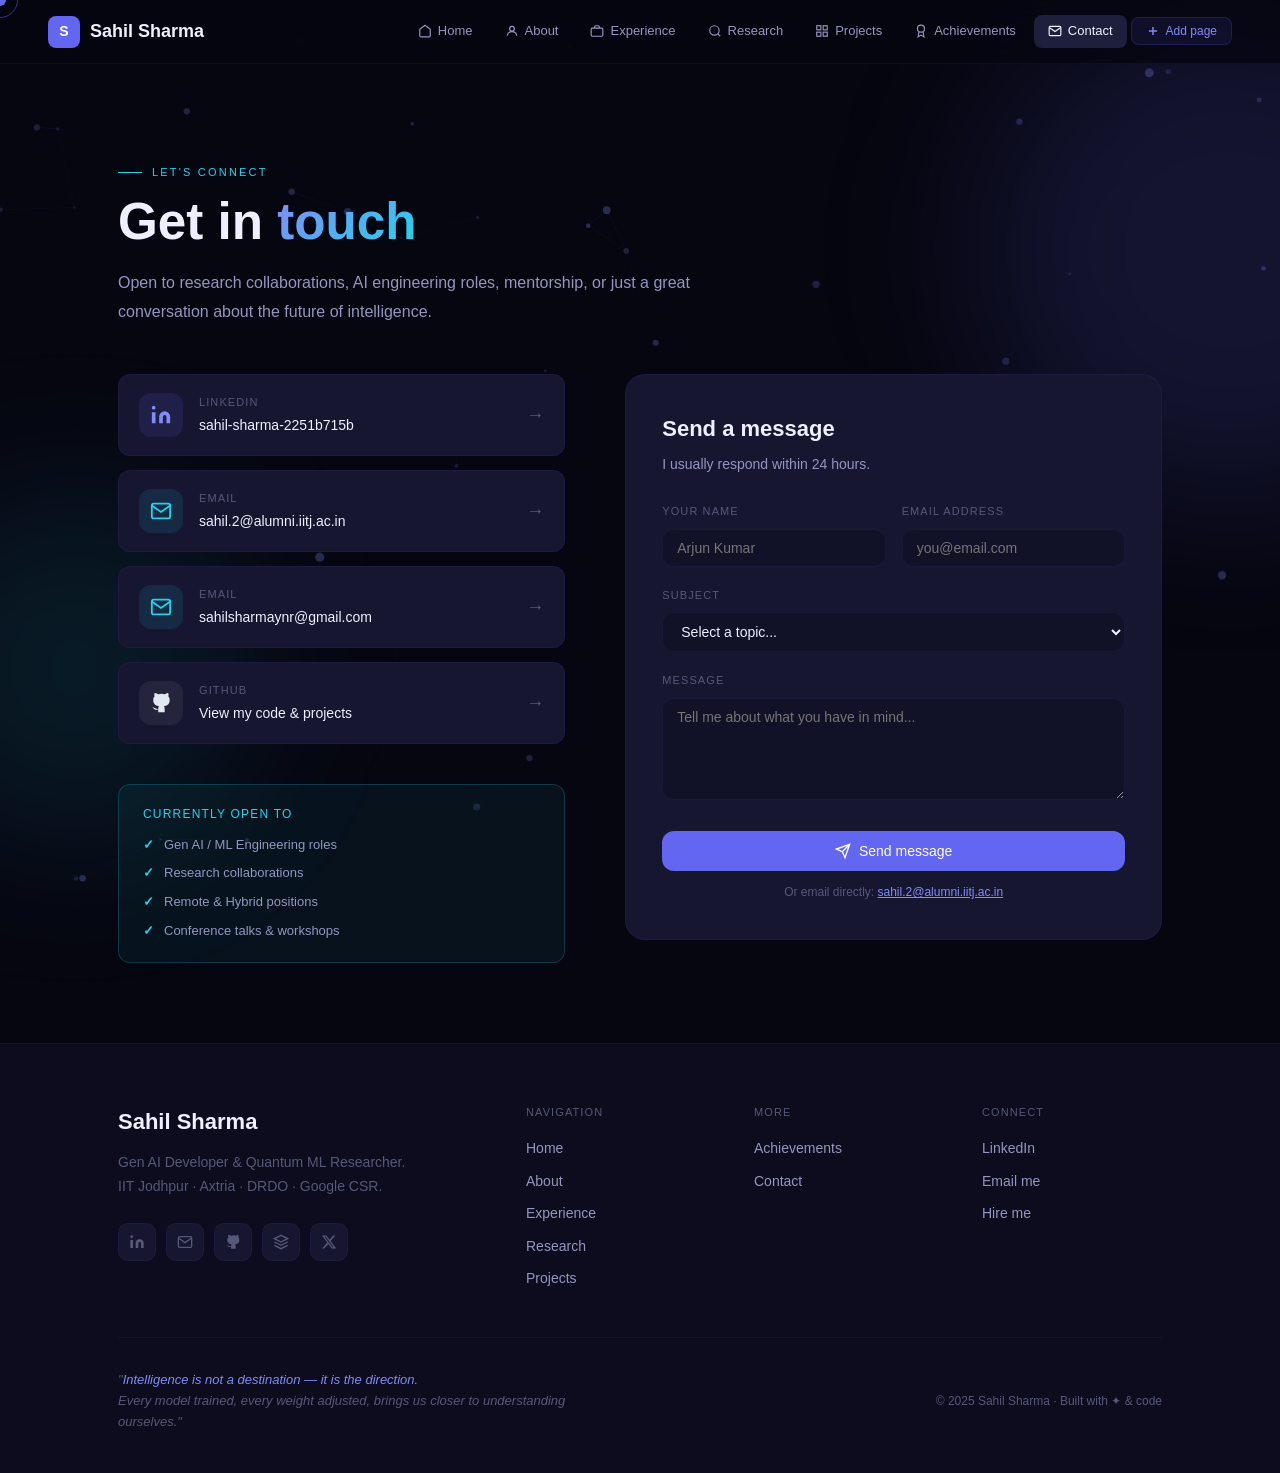
<file: pages/contact.html>
<!DOCTYPE html>
<html lang="en">
<head>
<meta charset="UTF-8"><meta name="viewport" content="width=device-width, initial-scale=1.0">
<title>Contact — Sahil Sharma</title>
<link rel="stylesheet" href="../css/main.css?v=2">
<style>
.contact-hero { padding: 100px 0 80px; }
.contact-grid { display: grid; grid-template-columns: 1fr 1.2fr; gap: 60px; margin-top: 48px; align-items: start; }
.connect-options { display: flex; flex-direction: column; gap: 14px; margin-bottom: 40px; }
.connect-card {
  display: flex; align-items: center; gap: 16px;
  background: var(--surface); border: 1px solid var(--border2); border-radius: var(--radius);
  padding: 18px 20px; text-decoration: none; color: inherit;
  transition: all 0.25s; cursor: pointer;
}
.connect-card:hover { border-color: var(--accent); transform: translateX(4px); }
.connect-icon {
  width: 44px; height: 44px; border-radius: 12px; flex-shrink: 0;
  display: flex; align-items: center; justify-content: center;
}
.connect-icon svg { width: 22px; height: 22px; }
.connect-label { font-family: var(--font-mono); font-size: 11px; color: var(--text3); text-transform: uppercase; letter-spacing: 0.1em; margin-bottom: 2px; }
.connect-value { font-size: 14px; color: var(--text); font-weight: 500; }
.connect-arrow { margin-left: auto; color: var(--text3); font-size: 18px; transition: transform 0.2s; }
.connect-card:hover .connect-arrow { transform: translateX(4px); color: var(--accent2); }
.availability-box {
  background: rgba(34,211,238,0.06); border: 1px solid rgba(34,211,238,0.2);
  border-radius: var(--radius); padding: 20px 24px;
}
.availability-title { font-family: var(--font-mono); font-size: 12px; color: var(--cyan); margin-bottom: 10px; text-transform: uppercase; letter-spacing: 0.1em; }
.availability-items { display: flex; flex-direction: column; gap: 8px; }
.availability-item { display: flex; align-items: center; gap: 10px; font-size: 13px; color: var(--text2); }
.availability-item::before { content: '✓'; color: var(--cyan); font-weight: 700; }

/* Contact Form */
.contact-form {
  background: var(--surface); border: 1px solid var(--border2);
  border-radius: var(--radius-lg); padding: 36px;
}
.form-title { font-family: var(--font-display); font-size: 22px; font-weight: 700; margin-bottom: 6px; }
.form-subtitle { font-size: 14px; color: var(--text2); margin-bottom: 28px; }
.form-row { display: grid; grid-template-columns: 1fr 1fr; gap: 16px; }
.form-success {
  display: none; text-align: center; padding: 40px 20px;
  animation: fadeUp 0.5s ease both;
}
.form-success .success-icon {
  width: 64px; height: 64px; border-radius: 50%;
  background: rgba(34,211,238,0.1); border: 2px solid var(--cyan);
  display: flex; align-items: center; justify-content: center;
  margin: 0 auto 16px; font-size: 28px;
}
@media(max-width:900px){ .contact-grid { grid-template-columns:1fr; } }
@media(max-width:600px){ .form-row { grid-template-columns:1fr; } }
</style>
</head>
<body>
<script src="../js/components.js"></script>
<script>document.write(getNavHTML('../')); document.write(getAddPageModalHTML());</script>
<div class="page-content">
<div class="orb orb-accent" style="width:500px;height:500px;top:0;right:-200px;"></div>
<div class="orb orb-cyan" style="width:350px;height:350px;bottom:200px;left:-100px;"></div>

<section class="contact-hero">
  <div class="container">
    <div class="section-eyebrow" data-reveal>Let's connect</div>
    <h1 class="section-title" data-reveal>Get in <span class="highlight">touch</span></h1>
    <p class="section-sub" data-reveal data-delay="0.1s">
      Open to research collaborations, AI engineering roles, mentorship, or just a great conversation about the future of intelligence.
    </p>

    <div class="contact-grid">
      <!-- LEFT: Connect options -->
      <div data-reveal>
        <div class="connect-options">
          <a href="https://www.linkedin.com/in/sahil-sharma-2251b715b/" target="_blank" class="connect-card">
            <div class="connect-icon" style="background:rgba(99,102,241,0.12);">
              <svg viewBox="0 0 24 24" fill="currentColor" style="color:#818cf8"><path d="M16 8a6 6 0 0 1 6 6v7h-4v-7a2 2 0 0 0-4 0v7h-4v-7a6 6 0 0 1 6-6zM2 9h4v12H2z"/><circle cx="4" cy="4" r="2"/></svg>
            </div>
            <div><div class="connect-label">LinkedIn</div><div class="connect-value">sahil-sharma-2251b715b</div></div>
            <div class="connect-arrow">→</div>
          </a>
          <a href="mailto:sahil.2@alumni.iitj.ac.in" class="connect-card">
            <div class="connect-icon" style="background:rgba(34,211,238,0.1);">
              <svg viewBox="0 0 24 24" fill="none" stroke="#22d3ee" stroke-width="2"><path d="M4 4h16c1.1 0 2 .9 2 2v12c0 1.1-.9 2-2 2H4c-1.1 0-2-.9-2-2V6c0-1.1.9-2 2-2z"/><polyline points="22,6 12,13 2,6"/></svg>
            </div>
            <div><div class="connect-label">Email</div><div class="connect-value">sahil.2@alumni.iitj.ac.in</div></div>
            <div class="connect-arrow">→</div>
          </a>
          <a href="mailto:sahilsharmaynr@gmail.com" class="connect-card">
            <div class="connect-icon" style="background:rgba(34,211,238,0.1);">
              <svg viewBox="0 0 24 24" fill="none" stroke="#22d3ee" stroke-width="2"><path d="M4 4h16c1.1 0 2 .9 2 2v12c0 1.1-.9 2-2 2H4c-1.1 0-2-.9-2-2V6c0-1.1.9-2 2-2z"/><polyline points="22,6 12,13 2,6"/></svg>
            </div>
            <div><div class="connect-label">Email</div><div class="connect-value">sahilsharmaynr@gmail.com</div></div>
            <div class="connect-arrow">→</div>
          </a>
          <a href="https://github.com/sahiliitj" target="_blank" class="connect-card">
            <div class="connect-icon" style="background:rgba(255,255,255,0.06);">
              <svg viewBox="0 0 24 24" fill="currentColor" style="color:#e2e8f0"><path d="M9 19c-5 1.5-5-2.5-7-3m14 6v-3.87a3.37 3.37 0 0 0-.94-2.61c3.14-.35 6.44-1.54 6.44-7A5.44 5.44 0 0 0 20 4.77 5.07 5.07 0 0 0 19.91 1S18.73.65 16 2.48a13.38 13.38 0 0 0-7 0C6.27.65 5.09 1 5.09 1A5.07 5.07 0 0 0 5 4.77a5.44 5.44 0 0 0-1.5 3.78c0 5.42 3.3 6.61 6.44 7A3.37 3.37 0 0 0 9 18.13V22"/></svg>
            </div>
            <div><div class="connect-label">GitHub</div><div class="connect-value">View my code &amp; projects</div></div>
            <div class="connect-arrow">→</div>
          </a>
         
        </div>

        <div class="availability-box">
          <div class="availability-title">Currently open to</div>
          <div class="availability-items">
            <div class="availability-item">Gen AI / ML Engineering roles</div>
            <div class="availability-item">Research collaborations</div>
            <div class="availability-item">Remote &amp; Hybrid positions</div>
            <div class="availability-item">Conference talks &amp; workshops</div>
          </div>
        </div>
      </div>

      <!-- RIGHT: Contact Form -->
      <div class="contact-form" data-reveal data-delay="0.15s">
        <div id="form-body">
          <div class="form-title">Send a message</div>
          <div class="form-subtitle">I usually respond within 24 hours.</div>
          <div class="form-group form-row">
            <div>
              <label class="form-label" for="cf-name">Your name</label>
              <input class="form-input" id="cf-name" placeholder="Arjun Kumar">
            </div>
            <div>
              <label class="form-label" for="cf-email">Email address</label>
              <input class="form-input" id="cf-email" type="email" placeholder="you@email.com">
            </div>
          </div>
          <div class="form-group">
            <label class="form-label" for="cf-subject">Subject</label>
            <select class="form-select" id="cf-subject">
              <option value="">Select a topic...</option>
              <option>Research collaboration</option>
              <option>Job opportunity</option>
              <option>Project discussion</option>
              <option>Just saying hello</option>
              <option>Other</option>
            </select>
          </div>
          <div class="form-group">
            <label class="form-label" for="cf-msg">Message</label>
            <textarea class="form-textarea" id="cf-msg" rows="5" placeholder="Tell me about what you have in mind..."></textarea>
          </div>
          <button class="btn btn-primary" id="cf-submit" style="width:100%;justify-content:center;margin-top:4px;">
            <svg width="16" height="16" viewBox="0 0 24 24" fill="none" stroke="currentColor" stroke-width="2"><line x1="22" y1="2" x2="11" y2="13"/><polygon points="22 2 15 22 11 13 2 9 22 2"/></svg>
            Send message
          </button>
          <p style="font-size:12px;color:var(--text3);text-align:center;margin-top:12px;font-family:var(--font-mono);">
            Or email directly: <a href="mailto:sahilsharmaynr@gmail.com" style="color:var(--accent2);">sahil.2@alumni.iitj.ac.in</a>
          </p>
        </div>
        <div class="form-success" id="form-success">
          <div class="success-icon">✦</div>
          <div style="font-family:var(--font-display);font-size:22px;font-weight:700;margin-bottom:10px;">Message received!</div>
          <p style="font-size:14px;color:var(--text2);line-height:1.7;">Thanks for reaching out. I'll get back to you soon. In the meantime, feel free to connect on LinkedIn.</p>
          <a href="https://www.linkedin.com/in/sahil-sharma-2251b715b/" target="_blank" class="btn btn-primary" style="margin-top:20px;display:inline-flex;">Connect on LinkedIn</a>
        </div>
      </div>
    </div>
  </div>
</section>
</div>
<script>document.write(getFooterHTML('../'));</script>
<script src="../js/main.js"></script>
<script>
document.getElementById('cf-submit').addEventListener('click', () => {
  const name = document.getElementById('cf-name').value.trim();
  const email = document.getElementById('cf-email').value.trim();
  const msg = document.getElementById('cf-msg').value.trim();
  if (!name || !email || !msg) {
    showToast('Please fill in your name, email, and message.'); return;
  }
  document.getElementById('form-body').style.display = 'none';
  document.getElementById('form-success').style.display = 'block';
  showToast('Message sent! Sahil will be in touch soon.');
});
</script>
</body>
</html>
</file>
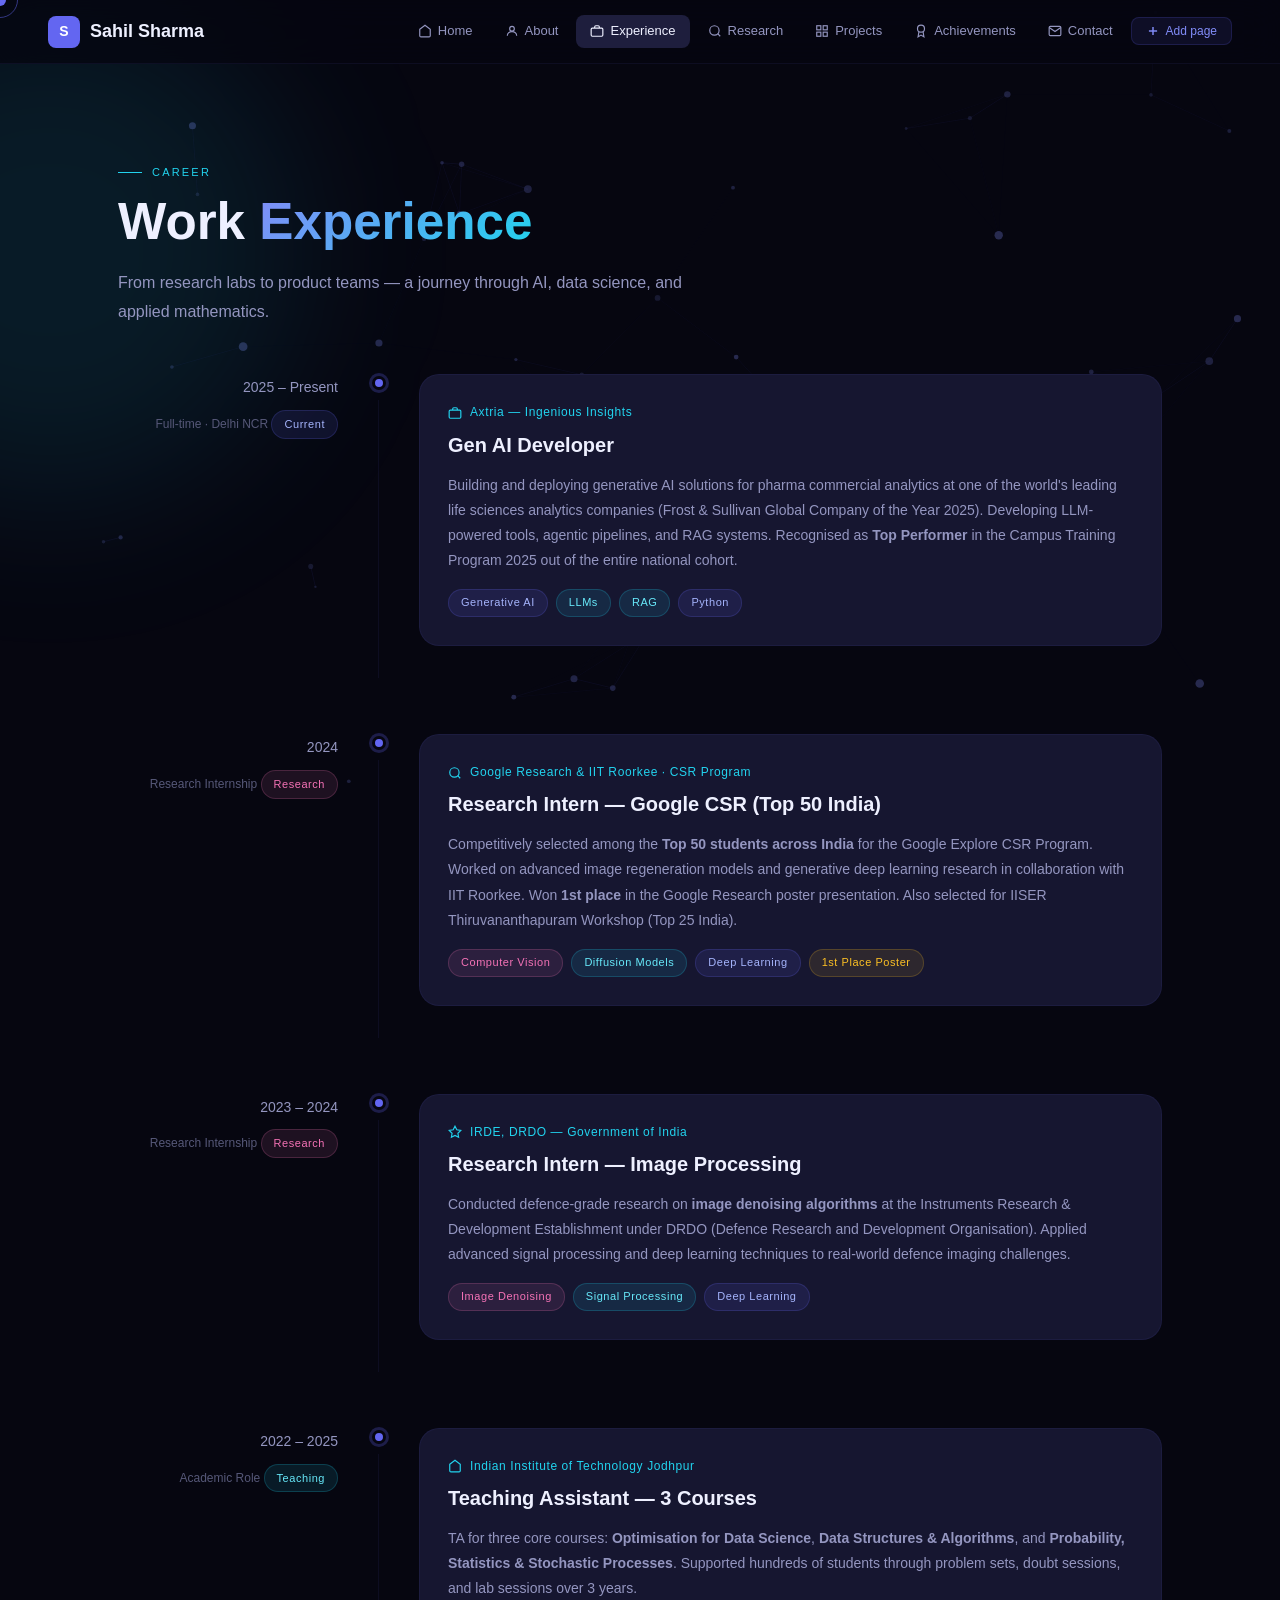
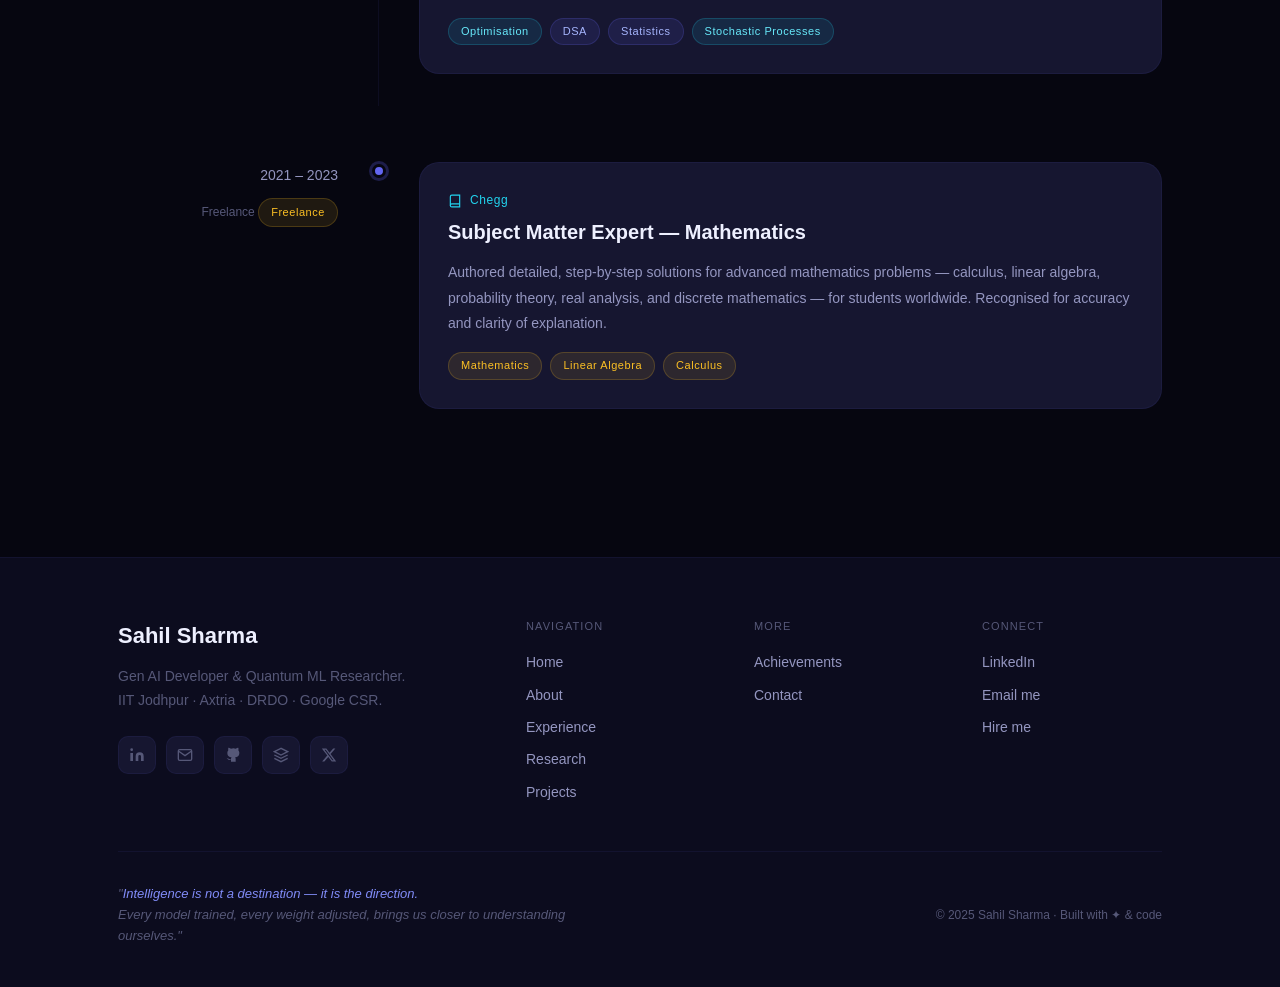
<file: pages/experience.html>
<!DOCTYPE html>
<html lang="en">
<head>
<meta charset="UTF-8"><meta name="viewport" content="width=device-width, initial-scale=1.0">
<title>Experience — Sahil Sharma</title>
<link rel="stylesheet" href="../css/main.css?v=2">
<style>
.exp-hero { padding: 100px 0 60px; }
.timeline { display: flex; flex-direction: column; gap: 0; margin-top: 48px; }
.tl-item {
  display: grid; grid-template-columns: 220px 1px 1fr;
  gap: 0 40px; padding-bottom: 56px;
  opacity: 0; transform: translateY(20px);
  transition: opacity 0.5s ease, transform 0.5s ease;
}
.tl-item.visible { opacity: 1; transform: translateY(0); }
.tl-date {
  text-align: right; padding-top: 2px;
  font-family: var(--font-mono); font-size: 12px; color: var(--text3); line-height: 1.7;
}
.tl-date strong { display: block; font-size: 14px; color: var(--text2); font-weight: 500; margin-bottom: 4px; }
.tl-type { display: inline-block; margin-top: 6px; }
.tl-line { display: flex; flex-direction: column; align-items: center; }
.tl-dot {
  width: 14px; height: 14px; border-radius: 50%;
  background: var(--accent); flex-shrink: 0;
  margin-top: 2px; border: 3px solid var(--bg);
  box-shadow: 0 0 0 3px rgba(99,102,241,0.25);
  transition: box-shadow 0.3s;
}
.tl-item:hover .tl-dot { box-shadow: 0 0 0 6px rgba(99,102,241,0.2), 0 0 16px rgba(99,102,241,0.4); animation: glow 2s infinite; }
.tl-connector { flex: 1; width: 1px; background: var(--border2); margin-top: 10px; }
.tl-item:last-child .tl-connector { display: none; }
.tl-content {
  background: var(--surface); border: 1px solid var(--border2);
  border-radius: var(--radius-lg); padding: 28px;
  transition: border-color 0.3s; margin-bottom: 32px;
}
.tl-item:hover .tl-content { border-color: var(--border); }
.tl-org {
  font-family: var(--font-mono); font-size: 12px; color: var(--cyan);
  letter-spacing: 0.05em; margin-bottom: 6px;
  display: flex; align-items: center; gap: 8px;
}
.tl-org a { color: inherit; text-decoration: none; }
.tl-org a:hover { color: var(--cyan2); }
.tl-role {
  font-family: var(--font-display); font-size: 20px; font-weight: 700;
  color: var(--text); margin-bottom: 12px;
}
.tl-desc { font-size: 14px; color: var(--text2); line-height: 1.8; margin-bottom: 16px; }
.tl-tags { display: flex; gap: 8px; flex-wrap: wrap; }
.skills-used-grid { display: grid; grid-template-columns: repeat(auto-fill, minmax(240px, 1fr)); gap: 16px; margin-top: 48px; }
.skills-used-card {
  background: var(--surface); border: 1px solid var(--border2); border-radius: var(--radius); padding: 20px;
  display: flex; align-items: center; gap: 14px;
}
.skills-used-card svg { width: 22px; height: 22px; flex-shrink: 0; }
@media(max-width:768px){
  .tl-item { grid-template-columns: 90px 1px 1fr; gap: 0 20px; }
  .tl-date strong { font-size: 12px; }
}
</style>
</head>
<body>
<script src="../js/components.js"></script>
<script>document.write(getNavHTML('../')); document.write(getAddPageModalHTML());</script>
<div class="page-content">
<div class="orb orb-cyan" style="width:500px;height:500px;top:0;left:-200px;"></div>

<section class="exp-hero">
  <div class="container">
    <div class="section-eyebrow" data-reveal>Career</div>
    <h1 class="section-title" data-reveal>Work <span class="highlight">Experience</span></h1>
    <p class="section-sub" data-reveal data-delay="0.1s">
      From research labs to product teams — a journey through AI, data science, and applied mathematics.
    </p>

    <div class="timeline" id="timeline">

      <div class="tl-item" data-tl>
        <div class="tl-date">
          <strong>2025 – Present</strong>
          Full-time · Delhi NCR
          <span class="tl-type"><span class="tag tag-accent">Current</span></span>
        </div>
        <div class="tl-line"><div class="tl-dot"></div><div class="tl-connector"></div></div>
        <div class="tl-content">
          <div class="tl-org">
            <svg width="14" height="14" viewBox="0 0 24 24" fill="none" stroke="currentColor" stroke-width="2"><rect x="2" y="7" width="20" height="14" rx="2"/><path d="M16 7V5a2 2 0 0 0-2-2h-4a2 2 0 0 0-2 2v2"/></svg>
            Axtria — Ingenious Insights
          </div>
          <div class="tl-role">Gen AI Developer</div>
          <div class="tl-desc">
            Building and deploying generative AI solutions for pharma commercial analytics at one of the world's leading life sciences analytics companies (Frost &amp; Sullivan Global Company of the Year 2025). Developing LLM-powered tools, agentic pipelines, and RAG systems. Recognised as <strong>Top Performer</strong> in the Campus Training Program 2025 out of the entire national cohort.
          </div>
          <div class="tl-tags">
            <span class="tag tag-accent">Generative AI</span>
            <span class="tag tag-cyan">LLMs</span>
            <span class="tag tag-cyan">RAG</span>
            <span class="tag tag-accent">Python</span>
          </div>
        </div>
      </div>

      <div class="tl-item" data-tl>
        <div class="tl-date">
          <strong>2024</strong>
          Research Internship
          <span class="tl-type"><span class="tag tag-pink">Research</span></span>
        </div>
        <div class="tl-line"><div class="tl-dot"></div><div class="tl-connector"></div></div>
        <div class="tl-content">
          <div class="tl-org">
            <svg width="14" height="14" viewBox="0 0 24 24" fill="none" stroke="currentColor" stroke-width="2"><circle cx="11" cy="11" r="8"/><path d="m21 21-4.35-4.35"/></svg>
            Google Research &amp; IIT Roorkee · CSR Program
          </div>
          <div class="tl-role">Research Intern — Google CSR (Top 50 India)</div>
          <div class="tl-desc">
            Competitively selected among the <strong>Top 50 students across India</strong> for the Google Explore CSR Program. Worked on advanced image regeneration models and generative deep learning research in collaboration with IIT Roorkee. Won <strong>1st place</strong> in the Google Research poster presentation. Also selected for IISER Thiruvananthapuram Workshop (Top 25 India).
          </div>
          <div class="tl-tags">
            <span class="tag tag-pink">Computer Vision</span>
            <span class="tag tag-cyan">Diffusion Models</span>
            <span class="tag tag-accent">Deep Learning</span>
            <span class="tag tag-gold">1st Place Poster</span>
          </div>
        </div>
      </div>

      <div class="tl-item" data-tl>
        <div class="tl-date">
          <strong>2023 – 2024</strong>
          Research Internship
          <span class="tl-type"><span class="tag tag-pink">Research</span></span>
        </div>
        <div class="tl-line"><div class="tl-dot"></div><div class="tl-connector"></div></div>
        <div class="tl-content">
          <div class="tl-org">
            <svg width="14" height="14" viewBox="0 0 24 24" fill="none" stroke="currentColor" stroke-width="2"><path d="M12 2l3.09 6.26L22 9.27l-5 4.87 1.18 6.88L12 17.77l-6.18 3.25L7 14.14 2 9.27l6.91-1.01L12 2z"/></svg>
            IRDE, DRDO — Government of India
          </div>
          <div class="tl-role">Research Intern — Image Processing</div>
          <div class="tl-desc">
            Conducted defence-grade research on <strong>image denoising algorithms</strong> at the Instruments Research &amp; Development Establishment under DRDO (Defence Research and Development Organisation). Applied advanced signal processing and deep learning techniques to real-world defence imaging challenges.
          </div>
          <div class="tl-tags">
            <span class="tag tag-pink">Image Denoising</span>
            <span class="tag tag-cyan">Signal Processing</span>
            <span class="tag tag-accent">Deep Learning</span>
          </div>
        </div>
      </div>

      <div class="tl-item" data-tl>
        <div class="tl-date">
          <strong>2022 – 2025</strong>
          Academic Role
          <span class="tl-type"><span class="tag tag-cyan">Teaching</span></span>
        </div>
        <div class="tl-line"><div class="tl-dot"></div><div class="tl-connector"></div></div>
        <div class="tl-content">
          <div class="tl-org">
            <svg width="14" height="14" viewBox="0 0 24 24" fill="none" stroke="currentColor" stroke-width="2"><path d="M3 9l9-7 9 7v11a2 2 0 0 1-2 2H5a2 2 0 0 1-2-2z"/></svg>
            Indian Institute of Technology Jodhpur
          </div>
          <div class="tl-role">Teaching Assistant — 3 Courses</div>
          <div class="tl-desc">
            TA for three core courses: <strong>Optimisation for Data Science</strong>, <strong>Data Structures &amp; Algorithms</strong>, and <strong>Probability, Statistics &amp; Stochastic Processes</strong>. Supported hundreds of students through problem sets, doubt sessions, and lab sessions over 3 years.
          </div>
          <div class="tl-tags">
            <span class="tag tag-cyan">Optimisation</span>
            <span class="tag tag-accent">DSA</span>
            <span class="tag tag-accent">Statistics</span>
            <span class="tag tag-cyan">Stochastic Processes</span>
          </div>
        </div>
      </div>

      <div class="tl-item" data-tl>
        <div class="tl-date">
          <strong>2021 – 2023</strong>
          Freelance
          <span class="tl-type"><span class="tag tag-gold">Freelance</span></span>
        </div>
        <div class="tl-line"><div class="tl-dot"></div><div class="tl-connector"></div></div>
        <div class="tl-content">
          <div class="tl-org">
            <svg width="14" height="14" viewBox="0 0 24 24" fill="none" stroke="currentColor" stroke-width="2"><path d="M4 19.5A2.5 2.5 0 0 1 6.5 17H20"/><path d="M6.5 2H20v20H6.5A2.5 2.5 0 0 1 4 19.5v-15A2.5 2.5 0 0 1 6.5 2z"/></svg>
            Chegg
          </div>
          <div class="tl-role">Subject Matter Expert — Mathematics</div>
          <div class="tl-desc">
            Authored detailed, step-by-step solutions for advanced mathematics problems — calculus, linear algebra, probability theory, real analysis, and discrete mathematics — for students worldwide. Recognised for accuracy and clarity of explanation.
          </div>
          <div class="tl-tags">
            <span class="tag tag-gold">Mathematics</span>
            <span class="tag tag-gold">Linear Algebra</span>
            <span class="tag tag-gold">Calculus</span>
          </div>
        </div>
      </div>

    </div>
  </div>
</section>
</div>
<script>document.write(getFooterHTML('../'));</script>
<script src="../js/main.js"></script>
<script>
const items = document.querySelectorAll('[data-tl]');
const obs = new IntersectionObserver(entries => {
  entries.forEach((e, i) => {
    if (e.isIntersecting) {
      setTimeout(() => e.target.classList.add('visible'), i * 100);
      obs.unobserve(e.target);
    }
  });
}, { threshold: 0.1 });
items.forEach(el => obs.observe(el));
</script>
</body>
</html>
</file>
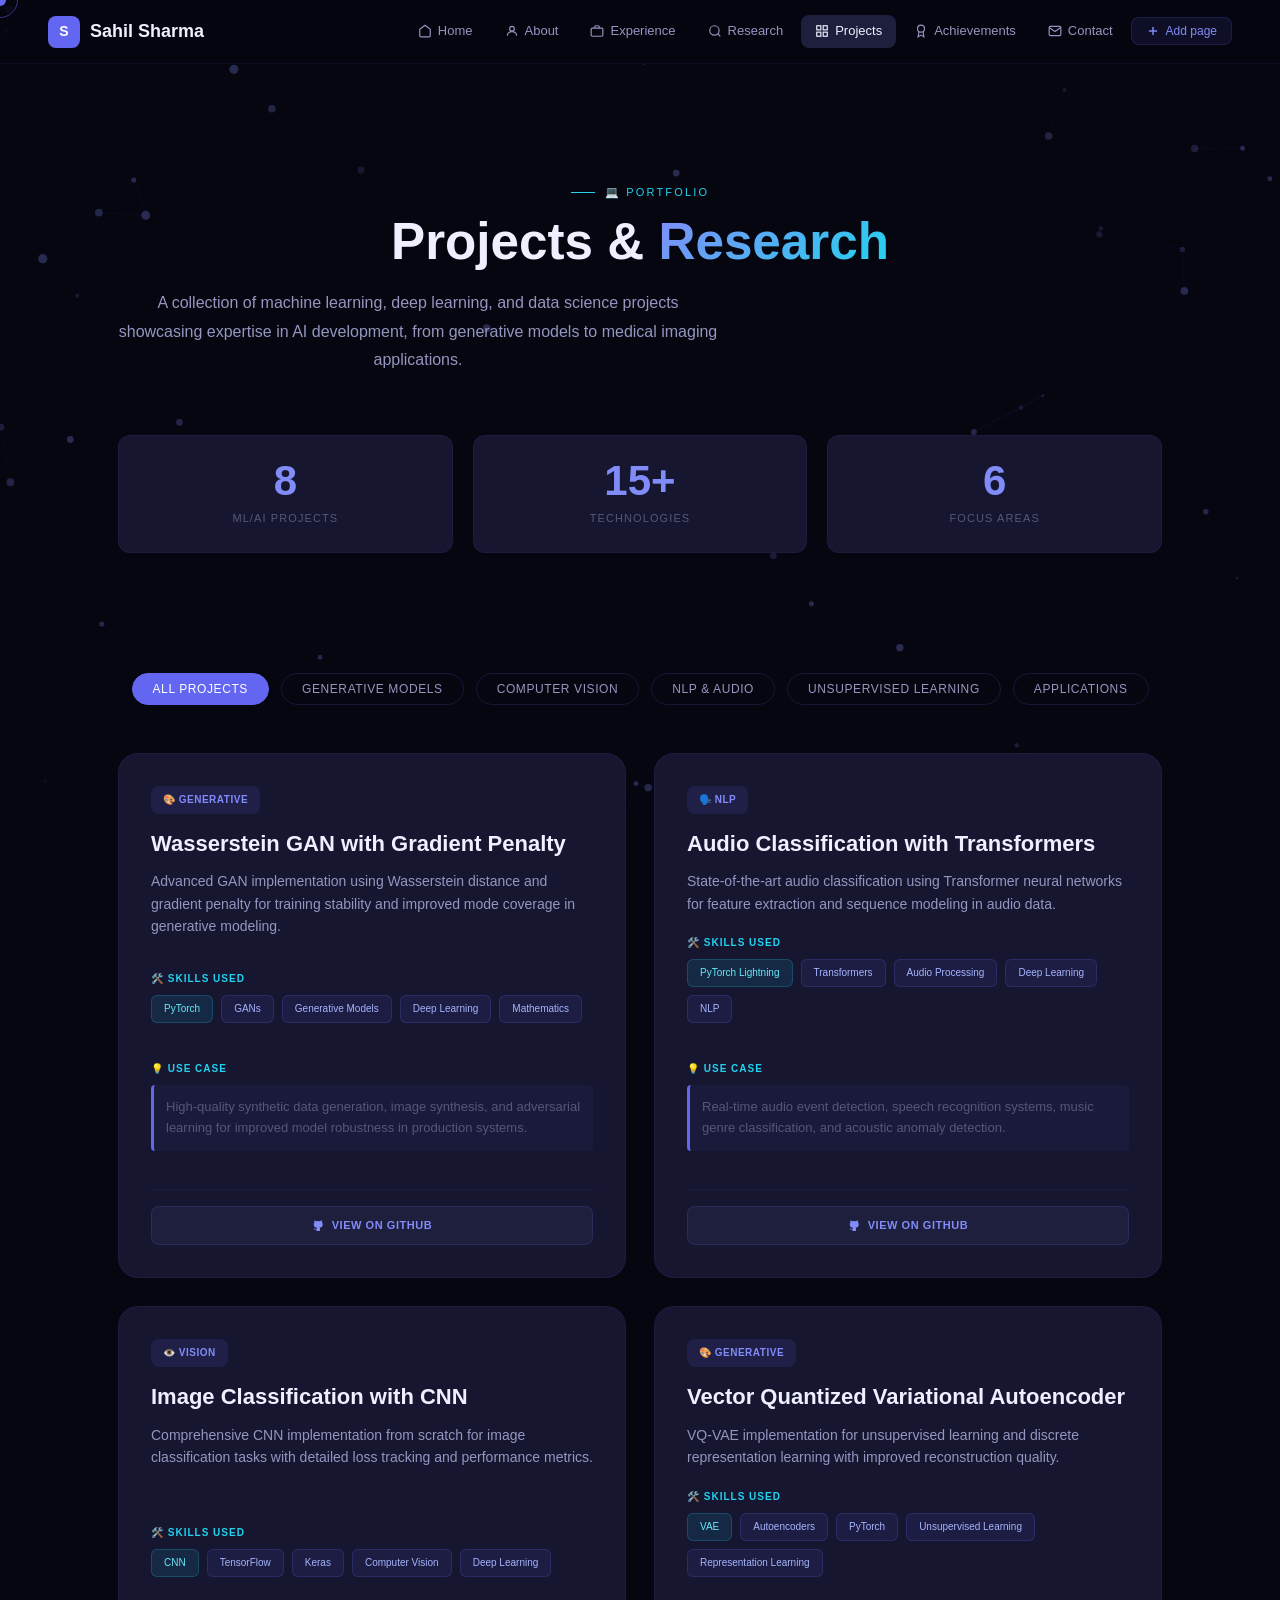
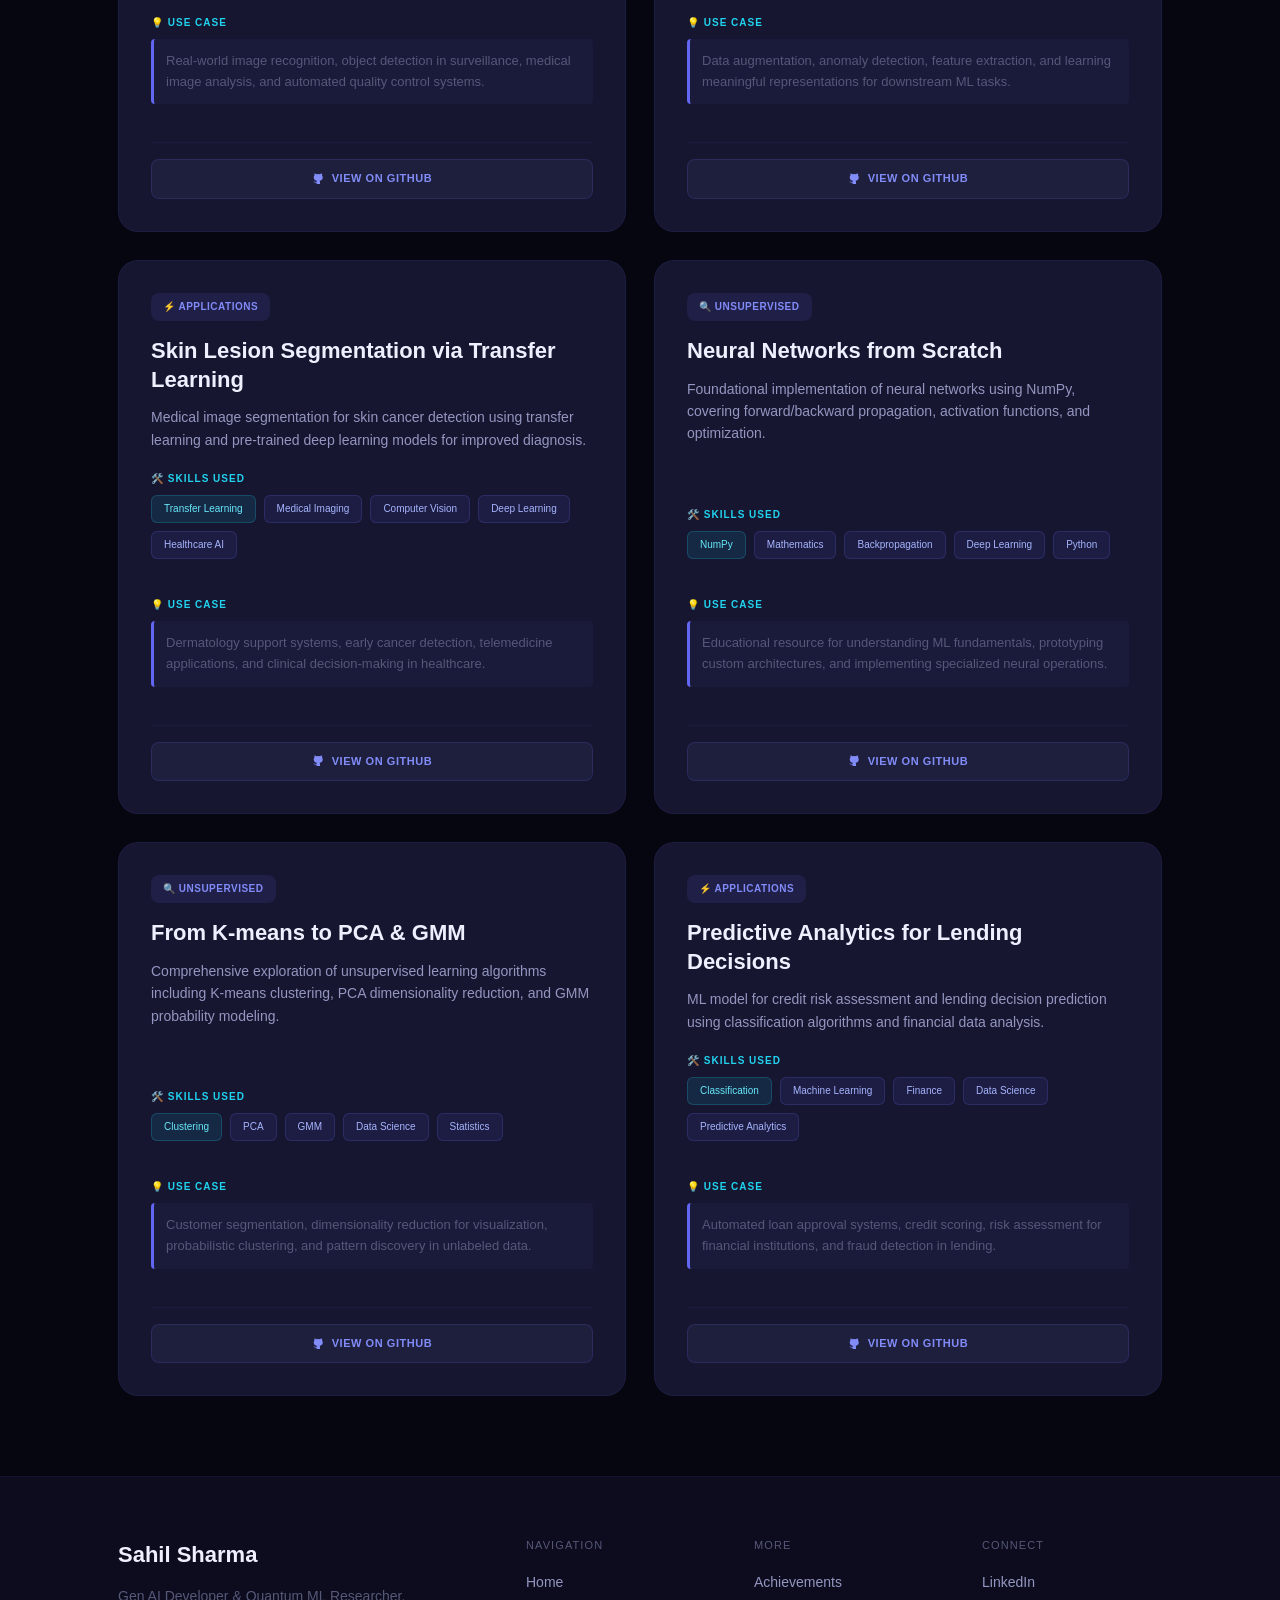
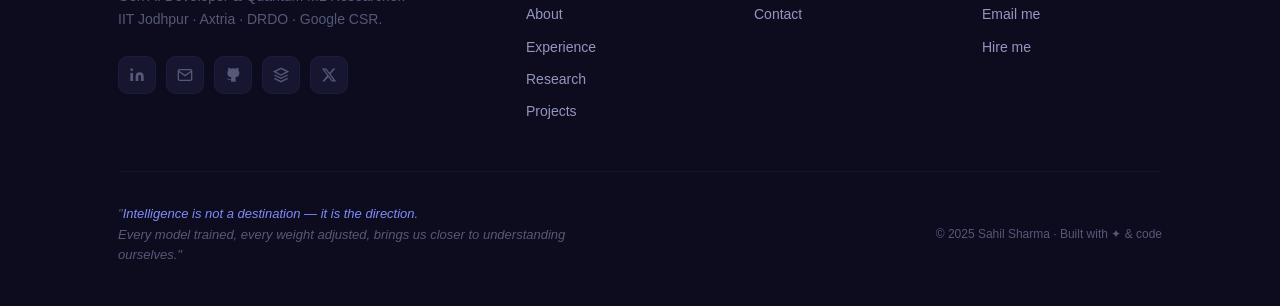
<file: pages/projects.html>
<!DOCTYPE html>
<html lang="en">
<head>
  <meta charset="UTF-8">
  <meta name="viewport" content="width=device-width, initial-scale=1.0">
  <title>Projects — Sahil Sharma</title>
  <link rel="stylesheet" href="../css/main.css">
  <style>
    /* Projects Page Styles */
    .projects-header {
      text-align: center;
      margin-bottom: 60px;
    }
    
    .filter-tabs {
      display: flex;
      gap: 12px;
      justify-content: center;
      flex-wrap: wrap;
      margin-bottom: 48px;
    }
    
    .filter-tab {
      padding: 8px 20px;
      border-radius: 100px;
      border: 1px solid var(--border);
      background: transparent;
      color: var(--text2);
      font-family: var(--font-mono);
      font-size: 12px;
      cursor: pointer;
      transition: all 0.3s;
      text-transform: uppercase;
      letter-spacing: 0.05em;
      font-weight: 500;
    }
    
    .filter-tab:hover,
    .filter-tab.active {
      background: var(--accent);
      color: white;
      border-color: var(--accent);
    }
    
    .projects-grid {
      display: grid;
      grid-template-columns: repeat(auto-fill, minmax(380px, 1fr));
      gap: 28px;
      margin-top: 48px;
    }
    
    .project-card {
      background: var(--surface);
      border: 1px solid var(--border2);
      border-radius: var(--radius-lg);
      padding: 32px;
      transition: all 0.4s cubic-bezier(0.34, 1.56, 0.64, 1);
      position: relative;
      overflow: hidden;
      display: flex;
      flex-direction: column;
      min-height: 480px;
    }
    
    .project-card::before {
      content: '';
      position: absolute;
      inset: 0;
      background: linear-gradient(135deg, rgba(99,102,241,0.05), transparent);
      opacity: 0;
      transition: opacity 0.3s;
    }
    
    .project-card:hover {
      border-color: var(--accent);
      transform: translateY(-6px);
      box-shadow: 0 16px 32px rgba(99,102,241,0.2);
    }
    
    .project-card:hover::before {
      opacity: 1;
    }
    
    .project-category {
      display: inline-flex;
      align-items: center;
      gap: 6px;
      width: fit-content;
      padding: 6px 12px;
      border-radius: 8px;
      background: rgba(99,102,241,0.12);
      color: var(--accent2);
      font-family: var(--font-mono);
      font-size: 10px;
      text-transform: uppercase;
      letter-spacing: 0.05em;
      margin-bottom: 16px;
      font-weight: 600;
    }
    
    .project-title {
      font-family: var(--font-display);
      font-size: 22px;
      font-weight: 700;
      color: var(--text);
      margin-bottom: 12px;
      line-height: 1.3;
      transition: color 0.3s;
    }
    
    .project-card:hover .project-title {
      color: var(--accent2);
    }
    
    .project-summary {
      font-size: 14px;
      color: var(--text2);
      line-height: 1.6;
      margin-bottom: 20px;
      flex-grow: 1;
    }
    
    .project-section {
      margin-bottom: 18px;
    }
    
    .project-section-label {
      font-family: var(--font-mono);
      font-size: 10px;
      color: var(--cyan);
      text-transform: uppercase;
      letter-spacing: 0.1em;
      margin-bottom: 8px;
      display: block;
      font-weight: 600;
    }
    
    .skills-list {
      display: flex;
      flex-wrap: wrap;
      gap: 8px;
      margin-bottom: 20px;
    }
    
    .skill-tag {
      display: inline-flex;
      align-items: center;
      padding: 5px 12px;
      border-radius: 6px;
      background: rgba(99,102,241,0.1);
      color: var(--accent3);
      font-family: var(--font-mono);
      font-size: 10px;
      border: 1px solid rgba(99,102,241,0.2);
      transition: all 0.2s;
    }
    
    .skill-tag:hover {
      background: rgba(99,102,241,0.2);
      border-color: rgba(99,102,241,0.4);
      transform: translateY(-1px);
    }
    
    .skill-tag.primary {
      background: rgba(34,211,238,0.1);
      color: var(--cyan2);
      border-color: rgba(34,211,238,0.2);
    }
    
    .use-case {
      font-size: 13px;
      color: var(--text3);
      line-height: 1.6;
      padding: 12px;
      border-left: 3px solid var(--accent);
      background: rgba(99,102,241,0.05);
      border-radius: 4px;
      margin-bottom: 20px;
    }
    
    .project-footer {
      display: flex;
      gap: 12px;
      margin-top: auto;
      padding-top: 16px;
      border-top: 1px solid var(--border2);
    }
    
    .project-link {
      flex: 1;
      display: inline-flex;
      align-items: center;
      justify-content: center;
      gap: 8px;
      padding: 10px 16px;
      border-radius: 8px;
      background: var(--surface2);
      color: var(--accent2);
      text-decoration: none;
      font-family: var(--font-mono);
      font-size: 11px;
      font-weight: 600;
      text-transform: uppercase;
      letter-spacing: 0.05em;
      border: 1px solid var(--border);
      transition: all 0.2s;
      cursor: pointer;
    }
    
    .project-link:hover {
      background: var(--accent);
      color: white;
      border-color: var(--accent);
      transform: translateY(-2px);
    }
    
    .project-link svg {
      width: 12px;
      height: 12px;
    }
    
    .stats-showcase {
      display: grid;
      grid-template-columns: repeat(auto-fit, minmax(200px, 1fr));
      gap: 20px;
      margin-bottom: 60px;
      margin-top: 40px;
    }
    
    .stat-card {
      background: var(--surface);
      border: 1px solid var(--border2);
      border-radius: 12px;
      padding: 24px;
      text-align: center;
      transition: all 0.3s;
    }
    
    .stat-card:hover {
      border-color: var(--accent);
      transform: translateY(-3px);
    }
    
    .stat-number {
      font-size: 42px;
      font-weight: 800;
      color: var(--accent2);
      line-height: 1;
      margin-bottom: 8px;
    }
    
    .stat-label {
      font-family: var(--font-mono);
      font-size: 11px;
      color: var(--text3);
      text-transform: uppercase;
      letter-spacing: 0.1em;
    }
    
    .empty-state {
      text-align: center;
      padding: 60px 20px;
      color: var(--text3);
    }
    
    .empty-state-icon {
      font-size: 48px;
      margin-bottom: 16px;
    }
    
    /* Animations */
    .project-card {
      animation: fadeUp 0.7s ease both;
    }
    
    .project-card:nth-child(1) { animation-delay: 0s; }
    .project-card:nth-child(2) { animation-delay: 0.1s; }
    .project-card:nth-child(3) { animation-delay: 0.2s; }
    .project-card:nth-child(4) { animation-delay: 0.3s; }
    .project-card:nth-child(5) { animation-delay: 0.4s; }
    .project-card:nth-child(6) { animation-delay: 0.5s; }
    .project-card:nth-child(7) { animation-delay: 0.6s; }
    .project-card:nth-child(8) { animation-delay: 0.7s; }
    
    @media(max-width: 900px) {
      .projects-grid {
        grid-template-columns: 1fr;
      }
      
      .filter-tabs {
        justify-content: flex-start;
        overflow-x: auto;
        padding-bottom: 8px;
      }
    }
  </style>
</head>
<body>
  <script src="../js/components.js"></script>
  <script>
    document.write(getNavHTML('../'));
  </script>

  <div class="page-content">
    <!-- HERO SECTION -->
    <section class="section" style="padding-top: 120px; padding-bottom: 40px;">
      <div class="container">
        <div class="projects-header" data-reveal>
          <div class="section-eyebrow" style="justify-content: center;">💻 Portfolio</div>
          <h1 class="section-title" data-reveal>Projects &amp; <span class="highlight">Research</span></h1>
          <p class="section-sub" data-reveal data-delay="0.1s">
            A collection of machine learning, deep learning, and data science projects showcasing expertise in AI development, from generative models to medical imaging applications.
          </p>
        </div>
        
        <!-- STATS -->
        <div class="stats-showcase" data-reveal data-delay="0.2s">
          <div class="stat-card">
            <div class="stat-number">8</div>
            <div class="stat-label">ML/AI Projects</div>
          </div>
          <div class="stat-card">
            <div class="stat-number">15+</div>
            <div class="stat-label">Technologies</div>
          </div>
          <div class="stat-card">
            <div class="stat-number">6</div>
            <div class="stat-label">Focus Areas</div>
          </div>
        </div>
      </div>
    </section>

    <!-- FILTER TABS -->
    <section class="section" style="padding-top: 20px;">
      <div class="container">
        <div class="filter-tabs">
          <button class="filter-tab active" onclick="filterProjects('all')">All Projects</button>
          <button class="filter-tab" onclick="filterProjects('generative')">Generative Models</button>
          <button class="filter-tab" onclick="filterProjects('vision')">Computer Vision</button>
          <button class="filter-tab" onclick="filterProjects('nlp')">NLP & Audio</button>
          <button class="filter-tab" onclick="filterProjects('unsupervised')">Unsupervised Learning</button>
          <button class="filter-tab" onclick="filterProjects('applications')">Applications</button>
        </div>

        <!-- PROJECTS GRID -->
        <div class="projects-grid" id="projects-container">
          <!-- Projects will be populated by JavaScript -->
        </div>
      </div>
    </section>
  </div>

  <script>
    // Projects Data
    const projectsData = [
      {
        id: 1,
        title: "Wasserstein GAN with Gradient Penalty",
        category: "generative",
        summary: "Advanced GAN implementation using Wasserstein distance and gradient penalty for training stability and improved mode coverage in generative modeling.",
        skills: ["PyTorch", "GANs", "Generative Models", "Deep Learning", "Mathematics"],
        useCase: "High-quality synthetic data generation, image synthesis, and adversarial learning for improved model robustness in production systems."
      },
      {
        id: 2,
        title: "Audio Classification with Transformers",
        category: "nlp",
        summary: "State-of-the-art audio classification using Transformer neural networks for feature extraction and sequence modeling in audio data.",
        skills: ["PyTorch Lightning", "Transformers", "Audio Processing", "Deep Learning", "NLP"],
        useCase: "Real-time audio event detection, speech recognition systems, music genre classification, and acoustic anomaly detection."
      },
      {
        id: 3,
        title: "Image Classification with CNN",
        category: "vision",
        summary: "Comprehensive CNN implementation from scratch for image classification tasks with detailed loss tracking and performance metrics.",
        skills: ["CNN", "TensorFlow", "Keras", "Computer Vision", "Deep Learning"],
        useCase: "Real-world image recognition, object detection in surveillance, medical image analysis, and automated quality control systems."
      },
      {
        id: 4,
        title: "Vector Quantized Variational Autoencoder",
        category: "generative",
        summary: "VQ-VAE implementation for unsupervised learning and discrete representation learning with improved reconstruction quality.",
        skills: ["VAE", "Autoencoders", "PyTorch", "Unsupervised Learning", "Representation Learning"],
        useCase: "Data augmentation, anomaly detection, feature extraction, and learning meaningful representations for downstream ML tasks."
      },
      {
        id: 5,
        title: "Skin Lesion Segmentation via Transfer Learning",
        category: "applications",
        summary: "Medical image segmentation for skin cancer detection using transfer learning and pre-trained deep learning models for improved diagnosis.",
        skills: ["Transfer Learning", "Medical Imaging", "Computer Vision", "Deep Learning", "Healthcare AI"],
        useCase: "Dermatology support systems, early cancer detection, telemedicine applications, and clinical decision-making in healthcare."
      },
      {
        id: 6,
        title: "Neural Networks from Scratch",
        category: "unsupervised",
        summary: "Foundational implementation of neural networks using NumPy, covering forward/backward propagation, activation functions, and optimization.",
        skills: ["NumPy", "Mathematics", "Backpropagation", "Deep Learning", "Python"],
        useCase: "Educational resource for understanding ML fundamentals, prototyping custom architectures, and implementing specialized neural operations."
      },
      {
        id: 7,
        title: "From K-means to PCA & GMM",
        category: "unsupervised",
        summary: "Comprehensive exploration of unsupervised learning algorithms including K-means clustering, PCA dimensionality reduction, and GMM probability modeling.",
        skills: ["Clustering", "PCA", "GMM", "Data Science", "Statistics"],
        useCase: "Customer segmentation, dimensionality reduction for visualization, probabilistic clustering, and pattern discovery in unlabeled data."
      },
      {
        id: 8,
        title: "Predictive Analytics for Lending Decisions",
        category: "applications",
        summary: "ML model for credit risk assessment and lending decision prediction using classification algorithms and financial data analysis.",
        skills: ["Classification", "Machine Learning", "Finance", "Data Science", "Predictive Analytics"],
        useCase: "Automated loan approval systems, credit scoring, risk assessment for financial institutions, and fraud detection in lending."
      }
    ];

    // Filter Function
    function filterProjects(category) {
      // Update active tab
      document.querySelectorAll('.filter-tab').forEach(tab => tab.classList.remove('active'));
      event.target.classList.add('active');

      // Filter projects
      const filtered = category === 'all' 
        ? projectsData 
        : projectsData.filter(p => p.category === category);

      renderProjects(filtered);
    }

    // Render Projects
    function renderProjects(projects) {
      const container = document.getElementById('projects-container');
      
      if (projects.length === 0) {
        container.innerHTML = `
          <div style="grid-column: 1 / -1;">
            <div class="empty-state">
              <div class="empty-state-icon">🔍</div>
              <h3 style="color: var(--text); margin-bottom: 8px;">No projects found</h3>
              <p>Try a different filter or view all projects.</p>
            </div>
          </div>
        `;
        return;
      }

      container.innerHTML = projects.map((project, idx) => `
        <div class="project-card" data-reveal>
          <div class="project-category">${getCategoryIcon(project.category)} ${project.category}</div>
          <h3 class="project-title">${project.title}</h3>
          <p class="project-summary">${project.summary}</p>

          <div class="project-section">
            <span class="project-section-label">🛠️ Skills Used</span>
            <div class="skills-list">
              ${project.skills.map((skill, i) => `
                <span class="skill-tag ${i === 0 ? 'primary' : ''}">${skill}</span>
              `).join('')}
            </div>
          </div>

          <div class="project-section">
            <span class="project-section-label">💡 Use Case</span>
            <div class="use-case">${project.useCase}</div>
          </div>

          <div class="project-footer">
            <a href="https://github.com/sahiliitj/Wasserstein-GAN-with-gradient-penalty" class="project-link" target="_blank">
              <svg viewBox="0 0 24 24" fill="currentColor"><path d="M9 19c-5 1.5-5-2.5-7-3m14 6v-3.87a3.37 3.37 0 0 0-.94-2.61c3.14-.35 6.44-1.54 6.44-7A5.44 5.44 0 0 0 20 4.77 5.07 5.07 0 0 0 19.91 1S18.73.65 16 2.48a13.38 13.38 0 0 0-7 0C6.27.65 5.09 1 5.09 1A5.07 5.07 0 0 0 5 4.77a5.44 5.44 0 0 0-1.5 3.78c0 5.42 3.3 6.61 6.44 7A3.37 3.37 0 0 0 9 18.13V22"/></svg>
              View on GitHub
            </a>
          </div>
        </div>
      `).join('');

      // Re-trigger animations
      initScrollReveal();
    }

    function getCategoryIcon(category) {
      const icons = {
        'generative': '🎨',
        'vision': '👁️',
        'nlp': '🗣️',
        'unsupervised': '🔍',
        'applications': '⚡'
      };
      return icons[category] || '📊';
    }

    // Initial render
    document.addEventListener('DOMContentLoaded', () => {
      renderProjects(projectsData);
      initScrollReveal();
    });
  </script>

  <script>document.write(getFooterHTML('../'));</script>
  <script src="../js/main.js"></script>
</body>
</html>
</file>
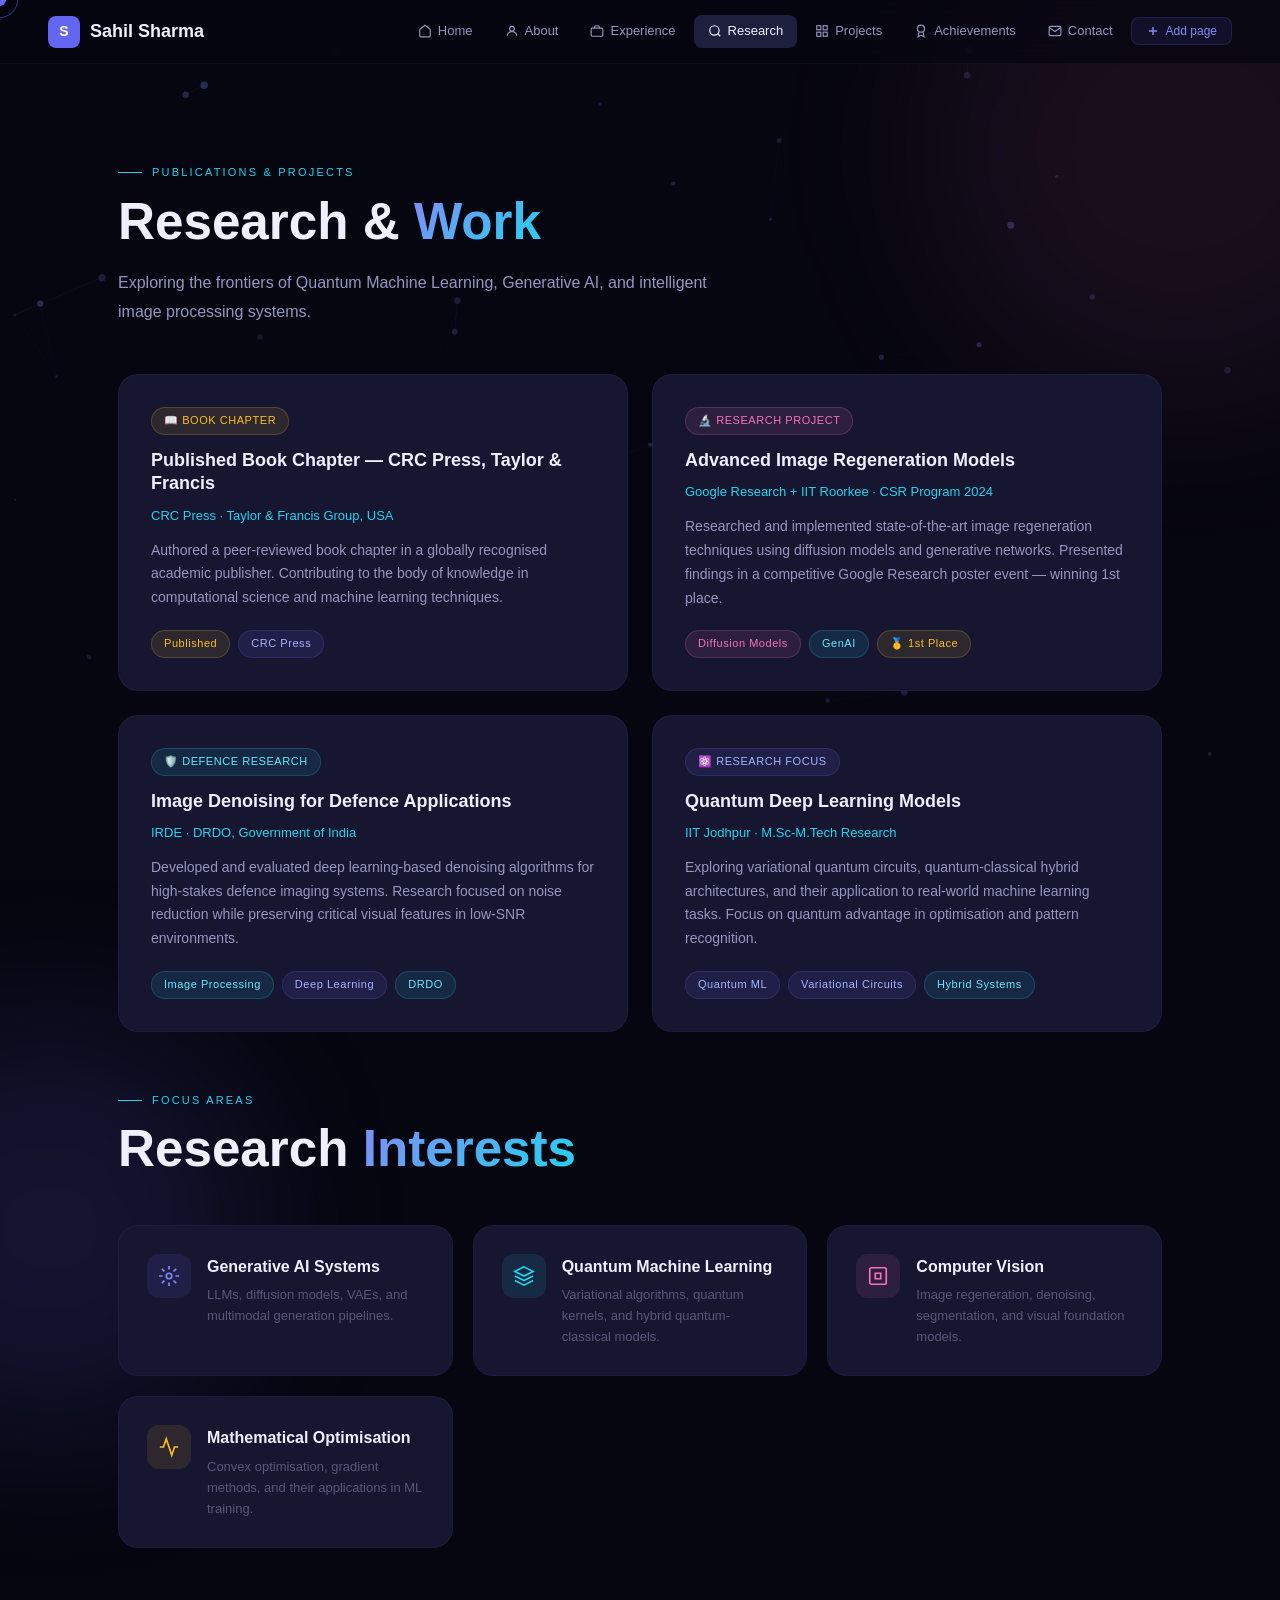
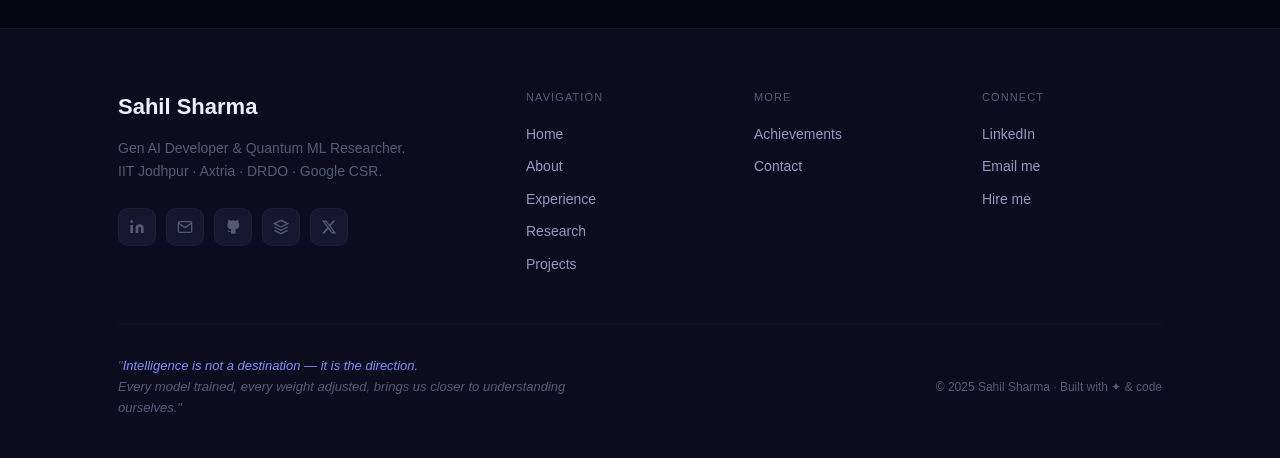
<file: pages/research.html>
<!DOCTYPE html>
<html lang="en">
<head>
<meta charset="UTF-8"><meta name="viewport" content="width=device-width, initial-scale=1.0">
<title>Research — Sahil Sharma</title>
<link rel="stylesheet" href="../css/main.css?v=2">
<style>
.research-hero { padding: 100px 0 60px; }
.research-grid { display: grid; grid-template-columns: repeat(auto-fill, minmax(340px, 1fr)); gap: 24px; margin-top: 48px; }
.research-card {
  background: var(--surface); border: 1px solid var(--border2);
  border-radius: var(--radius-lg); padding: 32px;
  transition: all 0.3s; position: relative; overflow: hidden;
}
.research-card::before {
  content: ''; position: absolute; top: 0; left: 0; right: 0; height: 2px;
  opacity: 0; transition: opacity 0.3s;
}
.research-card.pub::before { background: linear-gradient(90deg, var(--accent), var(--cyan)); }
.research-card.proj::before { background: linear-gradient(90deg, var(--cyan), var(--pink)); }
.research-card:hover { border-color: var(--border); transform: translateY(-4px); }
.research-card:hover::before { opacity: 1; }
.research-type {
  font-family: var(--font-mono); font-size: 10px; letter-spacing: 0.15em;
  text-transform: uppercase; margin-bottom: 14px;
}
.research-title {
  font-family: var(--font-display); font-size: 18px; font-weight: 700;
  color: var(--text); margin-bottom: 10px; line-height: 1.3;
}
.research-venue { font-size: 13px; color: var(--cyan); margin-bottom: 12px; font-family: var(--font-mono); }
.research-desc { font-size: 14px; color: var(--text2); line-height: 1.7; margin-bottom: 20px; }
.research-tags { display: flex; gap: 8px; flex-wrap: wrap; }
.focus-areas {
  display: grid; grid-template-columns: repeat(auto-fill, minmax(260px, 1fr)); gap: 20px; margin-top: 48px;
}
.focus-card {
  background: var(--surface); border: 1px solid var(--border2); border-radius: var(--radius-lg); padding: 28px;
  display: flex; gap: 16px; align-items: flex-start; transition: all 0.3s;
}
.focus-card:hover { border-color: var(--accent); }
.focus-icon {
  width: 44px; height: 44px; border-radius: 12px; flex-shrink: 0;
  display: flex; align-items: center; justify-content: center;
}
.focus-icon svg { width: 22px; height: 22px; }
.focus-title { font-family: var(--font-display); font-size: 16px; font-weight: 700; color: var(--text); margin-bottom: 6px; }
.focus-desc { font-size: 13px; color: var(--text3); line-height: 1.6; }
</style>
</head>
<body>
<script src="../js/components.js"></script>
<script>document.write(getNavHTML('../')); document.write(getAddPageModalHTML());</script>
<div class="page-content">
<div class="orb orb-pink" style="width:500px;height:500px;top:-100px;right:-150px;"></div>
<div class="orb orb-accent" style="width:400px;height:400px;bottom:200px;left:-150px;"></div>

<section class="research-hero">
  <div class="container">
    <div class="section-eyebrow" data-reveal>Publications &amp; Projects</div>
    <h1 class="section-title" data-reveal>Research &amp; <span class="highlight">Work</span></h1>
    <p class="section-sub" data-reveal data-delay="0.1s">
      Exploring the frontiers of Quantum Machine Learning, Generative AI, and intelligent image processing systems.
    </p>
    <div class="research-grid">
      <div class="research-card pub" data-reveal>
        <div class="research-type"><span class="tag tag-gold">📖 Book Chapter</span></div>
        <div class="research-title">Published Book Chapter — CRC Press, Taylor &amp; Francis</div>
        <div class="research-venue">CRC Press · Taylor &amp; Francis Group, USA</div>
        <div class="research-desc">
          Authored a peer-reviewed book chapter in a globally recognised academic publisher. Contributing to the body of knowledge in computational science and machine learning techniques.
        </div>
        <div class="research-tags"><span class="tag tag-gold">Published</span><span class="tag tag-accent">CRC Press</span></div>
      </div>
      <div class="research-card proj" data-reveal data-delay="0.05s">
        <div class="research-type"><span class="tag tag-pink">🔬 Research Project</span></div>
        <div class="research-title">Advanced Image Regeneration Models</div>
        <div class="research-venue">Google Research + IIT Roorkee · CSR Program 2024</div>
        <div class="research-desc">
          Researched and implemented state-of-the-art image regeneration techniques using diffusion models and generative networks. Presented findings in a competitive Google Research poster event — winning 1st place.
        </div>
        <div class="research-tags"><span class="tag tag-pink">Diffusion Models</span><span class="tag tag-cyan">GenAI</span><span class="tag tag-gold">🥇 1st Place</span></div>
      </div>
      <div class="research-card proj" data-reveal data-delay="0.1s">
        <div class="research-type"><span class="tag tag-cyan">🛡️ Defence Research</span></div>
        <div class="research-title">Image Denoising for Defence Applications</div>
        <div class="research-venue">IRDE · DRDO, Government of India</div>
        <div class="research-desc">
          Developed and evaluated deep learning-based denoising algorithms for high-stakes defence imaging systems. Research focused on noise reduction while preserving critical visual features in low-SNR environments.
        </div>
        <div class="research-tags"><span class="tag tag-cyan">Image Processing</span><span class="tag tag-accent">Deep Learning</span><span class="tag tag-cyan">DRDO</span></div>
      </div>
      <div class="research-card proj" data-reveal data-delay="0.15s">
        <div class="research-type"><span class="tag tag-accent">⚛️ Research Focus</span></div>
        <div class="research-title">Quantum Deep Learning Models</div>
        <div class="research-venue">IIT Jodhpur · M.Sc-M.Tech Research</div>
        <div class="research-desc">
          Exploring variational quantum circuits, quantum-classical hybrid architectures, and their application to real-world machine learning tasks. Focus on quantum advantage in optimisation and pattern recognition.
        </div>
        <div class="research-tags"><span class="tag tag-accent">Quantum ML</span><span class="tag tag-accent">Variational Circuits</span><span class="tag tag-cyan">Hybrid Systems</span></div>
      </div>
    </div>
  </div>
</section>

<section class="section" style="padding-top:0;">
  <div class="container">
    <div class="section-eyebrow" data-reveal>Focus Areas</div>
    <h2 class="section-title" data-reveal>Research <span class="highlight">Interests</span></h2>
    <div class="focus-areas">
      <div class="focus-card" data-reveal>
        <div class="focus-icon" style="background:rgba(99,102,241,0.12);">
          <svg viewBox="0 0 24 24" fill="none" stroke="#818cf8" stroke-width="1.8"><circle cx="12" cy="12" r="3"/><path d="M12 1v4M12 19v4M4.22 4.22l2.83 2.83M16.95 16.95l2.83 2.83M1 12h4M19 12h4M4.22 19.78l2.83-2.83M16.95 7.05l2.83-2.83"/></svg>
        </div>
        <div><div class="focus-title">Generative AI Systems</div><div class="focus-desc">LLMs, diffusion models, VAEs, and multimodal generation pipelines.</div></div>
      </div>
      <div class="focus-card" data-reveal data-delay="0.05s">
        <div class="focus-icon" style="background:rgba(34,211,238,0.1);">
          <svg viewBox="0 0 24 24" fill="none" stroke="#22d3ee" stroke-width="1.8"><path d="M12 2L2 7l10 5 10-5-10-5z"/><path d="M2 17l10 5 10-5M2 12l10 5 10-5"/></svg>
        </div>
        <div><div class="focus-title">Quantum Machine Learning</div><div class="focus-desc">Variational algorithms, quantum kernels, and hybrid quantum-classical models.</div></div>
      </div>
      <div class="focus-card" data-reveal data-delay="0.1s">
        <div class="focus-icon" style="background:rgba(244,114,182,0.1);">
          <svg viewBox="0 0 24 24" fill="none" stroke="#f472b6" stroke-width="1.8"><rect x="3" y="3" width="18" height="18" rx="2"/><path d="M9 9h6v6H9z"/></svg>
        </div>
        <div><div class="focus-title">Computer Vision</div><div class="focus-desc">Image regeneration, denoising, segmentation, and visual foundation models.</div></div>
      </div>
      <div class="focus-card" data-reveal data-delay="0.15s">
        <div class="focus-icon" style="background:rgba(251,191,36,0.1);">
          <svg viewBox="0 0 24 24" fill="none" stroke="#fbbf24" stroke-width="1.8"><polyline points="22 12 18 12 15 21 9 3 6 12 2 12"/></svg>
        </div>
        <div><div class="focus-title">Mathematical Optimisation</div><div class="focus-desc">Convex optimisation, gradient methods, and their applications in ML training.</div></div>
      </div>
    </div>
  </div>
</section>
</div>
<script>document.write(getFooterHTML('../'));</script>
<script src="../js/main.js"></script>
</body>
</html>
</file>
<file: css/main.css>
/* Using system Calibri font — no import needed */

:root {
  --bg:       #060610;
  --bg2:      #0c0c1e;
  --bg3:      #111128;
  --surface:  #161630;
  --surface2: #1e1e3d;
  --border:   rgba(99,102,241,0.18);
  --border2:  rgba(99,102,241,0.08);
  --accent:   #6366f1;
  --accent2:  #818cf8;
  --accent3:  #a5b4fc;
  --cyan:     #22d3ee;
  --cyan2:    #67e8f9;
  --pink:     #f472b6;
  --gold:     #fbbf24;
  --text:     #eef0ff;
  --text2:    #9496c0;
  --text3:    #565878;
  --radius:   12px;
  --radius-lg:20px;
  --nav-h:    64px;
  --font-display: 'Calibri', 'Candara', sans-serif;
  --font-body:    'Calibri', 'Candara', sans-serif;
  --font-mono:    'Calibri', 'Candara', sans-serif;
}

*, *::before, *::after { box-sizing: border-box; margin: 0; padding: 0; }
html { scroll-behavior: smooth; font-size: 16px; }

body {
  font-family: var(--font-body);
  background: var(--bg);
  color: var(--text);
  min-height: 100vh;
  overflow-x: hidden;
  line-height: 1.6;
  cursor: auto;
}

/* ── Custom Cursor ── */
#cursor {
  width: 12px; height: 12px;
  border-radius: 50%;
  background: var(--accent);
  position: fixed;
  pointer-events: none;
  z-index: 9999;
  transform: translate(-50%,-50%);
  transition: transform 0.1s, width 0.2s, height 0.2s, opacity 0.2s;
  mix-blend-mode: screen;
}
#cursor-ring {
  width: 36px; height: 36px;
  border-radius: 50%;
  border: 1px solid rgba(99,102,241,0.5);
  position: fixed;
  pointer-events: none;
  z-index: 9998;
  transform: translate(-50%,-50%);
  transition: transform 0.12s ease-out, width 0.2s, height 0.2s;
}
body:has(a:hover) #cursor, body:has(button:hover) #cursor { width: 20px; height: 20px; }

/* ── Neural Grid Background ── */
.neural-bg {
  position: fixed; inset: 0; z-index: 0; pointer-events: none; overflow: hidden;
}
.neural-bg canvas { position: absolute; inset: 0; opacity: 0.35; }

/* ── Navigation ── */
nav {
  position: fixed; top: 0; left: 0; right: 0;
  height: var(--nav-h);
  z-index: 100;
  display: flex;
  align-items: center;
  justify-content: space-between;
  padding: 0 48px;
  background: rgba(6,6,16,0.75);
  backdrop-filter: blur(20px);
  border-bottom: 1px solid var(--border2);
}
.nav-logo {
  font-family: var(--font-display);
  font-size: 18px;
  font-weight: 700;
  color: var(--text);
  text-decoration: none;
  display: flex;
  align-items: center;
  gap: 10px;
}
.nav-logo-mark {
  width: 32px; height: 32px;
  background: var(--accent);
  border-radius: 8px;
  display: flex; align-items: center; justify-content: center;
  font-size: 14px; font-weight: 800; color: #fff;
}
.nav-links {
  display: flex; gap: 4px; align-items: center;
}
.nav-links a {
  font-size: 13px;
  font-family: var(--font-mono);
  color: var(--text2);
  text-decoration: none;
  padding: 6px 14px;
  border-radius: 8px;
  transition: all 0.2s;
  display: flex; align-items: center; gap: 6px;
}
.nav-links a:hover, .nav-links a.active {
  color: var(--text);
  background: var(--surface2);
}
.nav-links a svg { width: 14px; height: 14px; }

/* Add Page Button */
.nav-add-btn {
  display: flex; align-items: center; gap: 6px;
  font-size: 12px;
  font-family: var(--font-mono);
  color: var(--accent2);
  background: rgba(99,102,241,0.1);
  border: 1px solid var(--border);
  border-radius: 8px;
  padding: 6px 14px;
  cursor: pointer;
  transition: all 0.2s;
  text-decoration: none;
}
.nav-add-btn:hover { background: rgba(99,102,241,0.2); color: var(--text); }

/* ── Page Content ── */
.page-content {
  position: relative; z-index: 1;
  min-height: 100vh;
  padding-top: var(--nav-h);
}

/* ── Section Wrappers ── */
.container { max-width: 1140px; margin: 0 auto; padding: 0 48px; }
.section { padding: 80px 0; }
.section-sm { padding: 48px 0; }

/* ── Section Labels ── */
.section-eyebrow {
  font-family: var(--font-mono);
  font-size: 11px;
  color: var(--cyan);
  letter-spacing: 0.2em;
  text-transform: uppercase;
  margin-bottom: 12px;
  display: flex; align-items: center; gap: 10px;
}
.section-eyebrow::before {
  content: '';
  width: 24px; height: 1px;
  background: var(--cyan);
  display: block;
}
.section-title {
  font-family: var(--font-display);
  font-size: clamp(32px, 4vw, 52px);
  font-weight: 700;
  line-height: 1.08;
  color: var(--text);
  margin-bottom: 20px;
}
.section-title .highlight {
  background: linear-gradient(135deg, var(--accent2), var(--cyan));
  -webkit-background-clip: text;
  -webkit-text-fill-color: transparent;
  background-clip: text;
}
.section-sub {
  font-size: 16px;
  color: var(--text2);
  line-height: 1.8;
  max-width: 600px;
}

/* ── Cards ── */
.card {
  background: var(--surface);
  border: 1px solid var(--border2);
  border-radius: var(--radius-lg);
  padding: 28px;
  transition: border-color 0.3s, transform 0.3s;
  position: relative;
  overflow: hidden;
}
.card::before {
  content: '';
  position: absolute; top: 0; left: 0; right: 0;
  height: 1px;
  background: linear-gradient(90deg, transparent, var(--accent), transparent);
  opacity: 0;
  transition: opacity 0.3s;
}
.card:hover { border-color: var(--border); transform: translateY(-3px); }
.card:hover::before { opacity: 1; }

/* ── Buttons ── */
.btn {
  display: inline-flex; align-items: center; gap: 8px;
  padding: 12px 28px;
  border-radius: var(--radius);
  font-family: var(--font-body);
  font-size: 14px;
  font-weight: 500;
  cursor: pointer;
  text-decoration: none;
  border: none;
  transition: all 0.2s;
}
.btn-primary {
  background: var(--accent);
  color: #fff;
}
.btn-primary:hover { background: var(--accent2); transform: translateY(-2px); }
.btn-ghost {
  background: transparent;
  color: var(--text2);
  border: 1px solid var(--border);
}
.btn-ghost:hover { border-color: var(--accent); color: var(--text); background: rgba(99,102,241,0.08); }
.btn svg { width: 16px; height: 16px; }

/* ── Tags / Badges ── */
.tag {
  display: inline-flex; align-items: center; gap: 6px;
  font-family: var(--font-mono);
  font-size: 11px;
  padding: 4px 12px;
  border-radius: 100px;
  letter-spacing: 0.05em;
}
.tag-accent { background: rgba(99,102,241,0.12); color: var(--accent3); border: 1px solid rgba(99,102,241,0.2); }
.tag-cyan   { background: rgba(34,211,238,0.1);  color: var(--cyan2);   border: 1px solid rgba(34,211,238,0.2); }
.tag-pink   { background: rgba(244,114,182,0.1); color: var(--pink);    border: 1px solid rgba(244,114,182,0.2); }
.tag-gold   { background: rgba(251,191,36,0.1);  color: var(--gold);    border: 1px solid rgba(251,191,36,0.2); }

/* ── Glowing Orb Accents ── */
.orb {
  position: absolute;
  border-radius: 50%;
  filter: blur(80px);
  pointer-events: none;
  z-index: 0;
}
.orb-accent { background: rgba(99,102,241,0.15); }
.orb-cyan   { background: rgba(34,211,238,0.1);  }
.orb-pink   { background: rgba(244,114,182,0.08); }

/* ── Footer ── */
footer {
  position: relative; z-index: 1;
  border-top: 1px solid var(--border2);
  padding: 60px 0 40px;
  background: var(--bg2);
}
.footer-grid {
  display: grid;
  grid-template-columns: 2fr 1fr 1fr 1fr;
  gap: 48px;
  margin-bottom: 48px;
}
.footer-brand-name {
  font-family: var(--font-display);
  font-size: 22px;
  font-weight: 700;
  color: var(--text);
  margin-bottom: 12px;
}
.footer-brand-desc {
  font-size: 14px;
  color: var(--text3);
  line-height: 1.7;
  margin-bottom: 24px;
}
.footer-social { display: flex; gap: 10px; }
.footer-social a {
  width: 38px; height: 38px;
  border-radius: 10px;
  border: 1px solid var(--border2);
  background: var(--surface);
  display: flex; align-items: center; justify-content: center;
  color: var(--text3);
  text-decoration: none;
  transition: all 0.2s;
}
.footer-social a:hover { border-color: var(--accent); color: var(--accent2); background: rgba(99,102,241,0.08); }
.footer-social a svg { width: 16px; height: 16px; }
.footer-col-title {
  font-family: var(--font-mono);
  font-size: 11px;
  color: var(--text3);
  text-transform: uppercase;
  letter-spacing: 0.1em;
  margin-bottom: 16px;
}
.footer-links { display: flex; flex-direction: column; gap: 10px; }
.footer-links a {
  font-size: 14px; color: var(--text2);
  text-decoration: none; transition: color 0.2s;
  display: flex; align-items: center; gap: 6px;
}
.footer-links a:hover { color: var(--accent2); }
.footer-bottom {
  padding-top: 32px;
  border-top: 1px solid var(--border2);
  display: flex; align-items: center; justify-content: space-between;
  flex-wrap: wrap; gap: 16px;
}
.footer-quote {
  font-family: var(--font-display);
  font-size: 13px;
  font-style: italic;
  color: var(--text3);
  max-width: 480px;
  line-height: 1.6;
}
.footer-quote span { color: var(--accent2); }
.footer-copy { font-size: 12px; color: var(--text3); font-family: var(--font-mono); }

/* ── Add Page Modal ── */
.modal-overlay {
  position: fixed; inset: 0; z-index: 500;
  background: rgba(6,6,16,0.85);
  backdrop-filter: blur(12px);
  display: flex; align-items: center; justify-content: center;
  opacity: 0; pointer-events: none;
  transition: opacity 0.3s;
}
.modal-overlay.open { opacity: 1; pointer-events: all; }
.modal {
  background: var(--surface);
  border: 1px solid var(--border);
  border-radius: var(--radius-lg);
  padding: 40px;
  width: min(560px, 90vw);
  transform: translateY(20px);
  transition: transform 0.3s;
}
.modal-overlay.open .modal { transform: translateY(0); }
.modal-title {
  font-family: var(--font-display);
  font-size: 22px;
  font-weight: 700;
  margin-bottom: 8px;
}
.modal-sub { font-size: 14px; color: var(--text2); margin-bottom: 28px; }
.form-group { margin-bottom: 20px; }
.form-label {
  display: block;
  font-family: var(--font-mono);
  font-size: 11px;
  color: var(--text3);
  text-transform: uppercase;
  letter-spacing: 0.1em;
  margin-bottom: 8px;
}
.form-input, .form-select, .form-textarea {
  width: 100%;
  background: var(--bg3);
  border: 1px solid var(--border2);
  border-radius: var(--radius);
  padding: 10px 14px;
  font-family: var(--font-body);
  font-size: 14px;
  color: var(--text);
  transition: border-color 0.2s;
  outline: none;
}
.form-input:focus, .form-select:focus, .form-textarea:focus { border-color: var(--accent); }
.form-textarea { resize: vertical; min-height: 80px; }
.form-select option { background: var(--bg3); }
.modal-actions { display: flex; gap: 12px; justify-content: flex-end; margin-top: 28px; }
.icon-grid {
  display: grid; grid-template-columns: repeat(6,1fr); gap: 8px; margin-top: 8px;
}
.icon-option {
  aspect-ratio: 1;
  border: 1px solid var(--border2);
  border-radius: 10px;
  display: flex; align-items: center; justify-content: center;
  cursor: pointer;
  transition: all 0.2s;
  font-size: 18px;
  background: var(--bg3);
}
.icon-option:hover, .icon-option.selected { border-color: var(--accent); background: rgba(99,102,241,0.1); }

/* ── Tooltip ── */
[data-tooltip] { position: relative; }
[data-tooltip]::after {
  content: attr(data-tooltip);
  position: absolute;
  bottom: calc(100% + 8px);
  left: 50%; transform: translateX(-50%);
  background: var(--surface2);
  color: var(--text);
  font-family: var(--font-mono);
  font-size: 11px;
  padding: 6px 10px;
  border-radius: 6px;
  white-space: nowrap;
  border: 1px solid var(--border);
  pointer-events: none;
  opacity: 0;
  transition: opacity 0.2s;
  z-index: 200;
}
[data-tooltip]:hover::after { opacity: 1; }

/* ── Animations ── */
@keyframes fadeUp   { from { opacity:0; transform:translateY(32px); } to { opacity:1; transform:translateY(0); } }
@keyframes fadeIn   { from { opacity:0; } to { opacity:1; } }
@keyframes blink    { 0%,100%{opacity:1}50%{opacity:0} }
@keyframes float    { 0%,100%{transform:translateY(0)} 50%{transform:translateY(-8px)} }
@keyframes scanline { from{transform:translateY(-100%)} to{transform:translateY(100vh)} }
@keyframes glow     { 0%,100%{box-shadow:0 0 8px var(--accent)} 50%{box-shadow:0 0 24px var(--accent)} }
@keyframes shimmer  { 0%{background-position:0% 50%}50%{background-position:100% 50%}100%{background-position:0% 50%} }
@keyframes pulse    { 0%{opacity:1}50%{opacity:0.5}100%{opacity:1} }
@keyframes slideIn  { from{transform:translateX(-100%);opacity:0}to{transform:translateX(0);opacity:1} }
@keyframes bounce   { 0%,100%{transform:translateY(0)}50%{transform:translateY(-8px)} }
@keyframes rotateIn { from{transform:rotate(-180deg);opacity:0}to{transform:rotate(0);opacity:1} }

.anim-fade-up   { animation: fadeUp 0.7s ease both; }
.anim-fade-up-2 { animation: fadeUp 0.7s 0.15s ease both; }
.anim-fade-up-3 { animation: fadeUp 0.7s 0.3s ease both; }
.anim-fade-up-4 { animation: fadeUp 0.7s 0.45s ease both; }
.anim-float     { animation: float 4s ease-in-out infinite; }
.anim-pulse     { animation: pulse 2s ease-in-out infinite; }
.anim-bounce    { animation: bounce 1s ease-in-out infinite; }
.anim-shimmer   { animation: shimmer 3s ease-in-out infinite; background-size: 200% 200%; }

/* ── Responsive ── */
@media(max-width:900px){
  nav { padding: 0 24px; }
  .nav-links { display: none; }
  .container { padding: 0 24px; }
  .footer-grid { grid-template-columns: 1fr 1fr; }
}
@media(max-width:600px){
  .footer-grid { grid-template-columns: 1fr; }
  .footer-bottom { flex-direction: column; text-align: center; }
}
</file>
